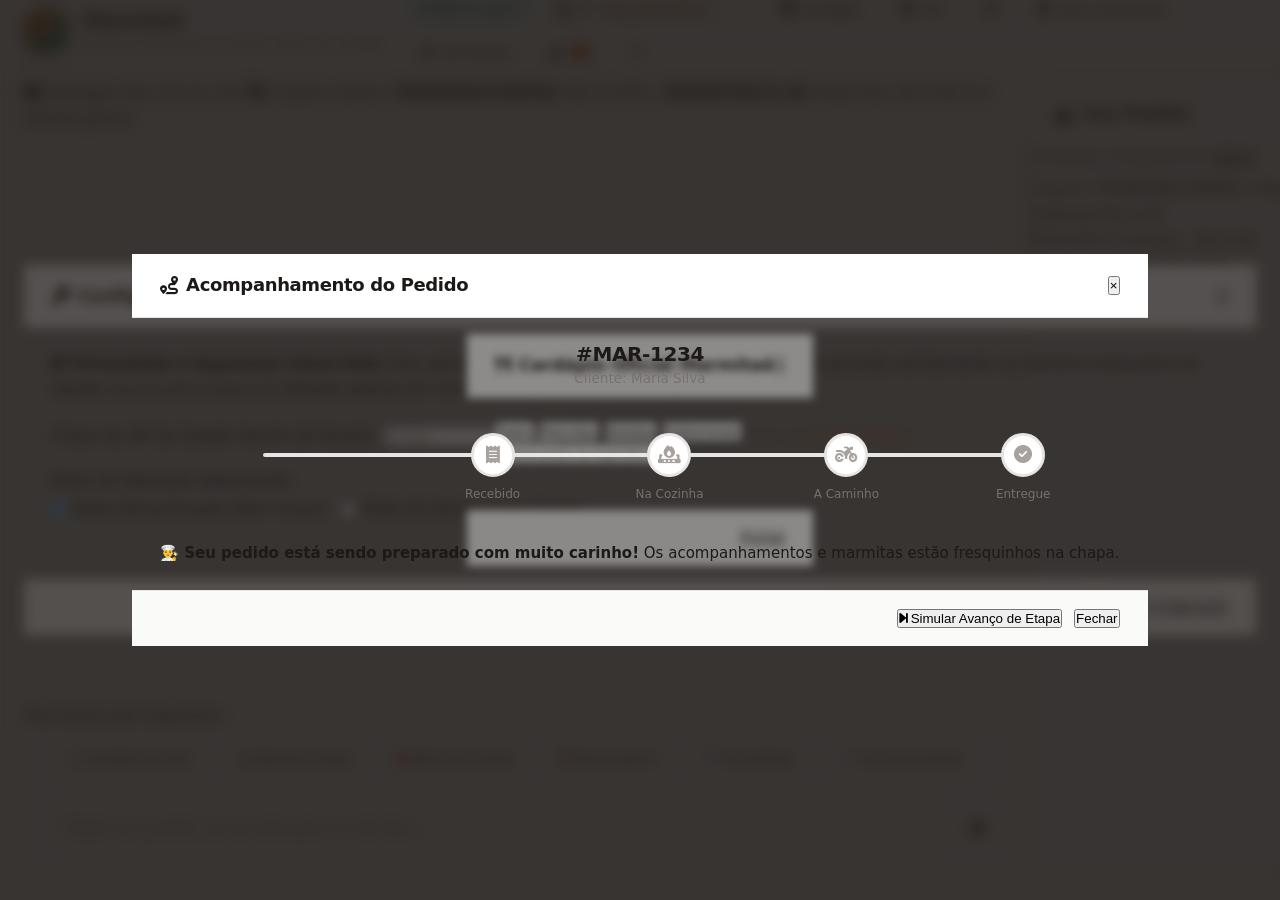
<file: index.html>
<!DOCTYPE html>
<html lang="pt-BR">
<head>
  <meta charset="UTF-8">
  <meta name="viewport" content="width=device-width, initial-scale=1.0">
  <title>Marmitaê | Chatbot Inteligente de Marmitas</title>
  
  <!-- Favicon com emoji de marmita -->
  <link rel="icon" href="data:image/svg+xml,<svg xmlns=%22http://www.w3.org/2000/svg%22 viewBox=%220 0 100 100%22><text y=%22.9em%22 font-size=%2290%22>🍲</text></svg>">
  
  <!-- FontAwesome Icons -->
  <link rel="stylesheet" href="https://cdnjs.cloudflare.com/ajax/libs/font-awesome/6.5.1/css/all.min.css">
  
  <!-- Folhas de Estilo -->
  <link rel="stylesheet" href="css/style.css">
  <link rel="stylesheet" href="css/responsive.css">
</head>
<body>

  <!-- CABEÇALHO SUPERIOR -->
  <header class="app-header">
    <div class="header-container">
      <div class="brand">
        <div class="brand-icon">🍲</div>
        <div class="brand-info">
          <h1>Marmitaê</h1>
          <p>Marmitas artesanais & comida caseira de verdade</p>
        </div>
      </div>

      <div class="header-actions">
        <!-- Indicador de Status Aberto / Horário -->
        <div class="status-indicator" title="Seg a Sáb das 11h às 15h">
          <div class="status-dot"></div>
          <span>Aberto agora</span>
        </div>

        <!-- Simulador de Dia da Semana (Útil para testes e auditoria de disponibilidade) -->
        <div class="dia-simulador-container" title="Simular dia da semana para testar cardápio diário">
          <i class="fa-solid fa-calendar-day text-primary"></i>
          <label for="select-dia-simulado">Dia:</label>
          <select id="select-dia-simulado" class="dia-simulador-select">
            <option value="auto">Hoje (Automático)</option>
            <option value="segunda">Segunda-feira</option>
            <option value="terca">Terça-feira</option>
            <option value="quarta">Quarta-feira</option>
            <option value="quinta">Quinta-feira</option>
            <option value="sexta">Sexta-feira</option>
            <option value="sabado">Sábado</option>
            <option value="domingo">Domingo (Fechado)</option>
          </select>
        </div>

        <!-- Botão Catálogo Completo do Cardápio -->
        <button id="btn-ver-cardapio-modal" class="btn-header" title="Ver cardápio completo ilustrado">
          <i class="fa-solid fa-book-open"></i>
          <span>Cardápio</span>
        </button>

        <!-- Botão Leitura em Voz Alta (Text-to-Speech) -->
        <button id="btn-toggle-voz" class="btn-header" title="Ativar/Desativar leitura de voz (Text-to-Speech)">
          <i id="icone-voz" class="fa-solid fa-comment-dots"></i>
          <span>Voz</span>
        </button>

        <!-- Botão de Efeitos Sonoros On/Off -->
        <button id="btn-toggle-som" class="btn-header" title="Alternar efeitos sonoros">
          <i id="icone-som" class="fa-solid fa-volume-high"></i>
        </button>

        <!-- Indicador do Modo de Operação (Sem LLM / Gemini) -->
        <button id="btn-status-modo" class="btn-header" title="Alternar ou configurar modo de IA">
          <i id="icone-modo" class="fa-solid fa-cube text-primary"></i>
          <span id="texto-modo">Sem LLM (Local)</span>
        </button>

        <!-- Botão Abrir Modal de Configurações da API -->
        <button id="btn-abrir-config" class="btn-header" title="Configurar Chave da API Gemini">
          <i class="fa-solid fa-gear"></i>
          <span>API Gemini</span>
        </button>

        <!-- Botão de Carrinho (Mobile/Tablet ou atalho rápido) -->
        <button id="btn-toggle-carrinho" class="btn-header" title="Ver Carrinho">
          <i class="fa-solid fa-bag-shopping"></i>
          <span class="cart-toggle-badge" id="badge-qtd-carrinho">0</span>
        </button>

        <!-- Botão Limpar Conversa -->
        <button id="btn-limpar-chat" class="btn-header" title="Reiniciar atendimento">
          <i class="fa-solid fa-arrow-rotate-right"></i>
        </button>
      </div>
    </div>
  </header>

  <!-- LAYOUT PRINCIPAL -->
  <main class="app-main">
    
    <!-- SEÇÃO CENTRAL: CHATBOT CONVERSACIONAL -->
    <section class="chat-section">
      
      <!-- Banner Informativo Superior do Chat -->
      <div class="chat-banner-info">
        <span><i class="fa-solid fa-clock"></i> Entregas das 11h às 15h</span>
        <span><i class="fa-solid fa-tags"></i> Cupons ativos: <strong>PRIMEIRACOMPRA</strong> (R$ 5 OFF) | <strong>MARMITAE10</strong></span>
        <span><i class="fa-solid fa-motorcycle"></i> Frete fixo: R$ 5,00 (ou balcão grátis)</span>
      </div>

      <!-- Container das Mensagens -->
      <div class="messages-container" id="chat-messages">
        <!-- Mensagens inseridas dinamicamente via JavaScript -->
      </div>

      <!-- Indicador de Digitação -->
      <div class="digitando-indicador oculto" id="chat-digitando">
        <div class="pontos-digitando">
          <span></span><span></span><span></span>
        </div>
        <span>Marmitaê está digitando...</span>
      </div>

      <!-- Sugestões Rápidas Clicáveis -->
      <div class="quick-suggestions" id="quick-suggestions">
        <button class="chip-btn" data-msg="Ver cardápio de hoje">📋 Cardápio de hoje</button>
        <button class="chip-btn" data-msg="Quero uma marmita de frango grelhado">🍗 Marmita Frango</button>
        <button class="chip-btn" data-msg="Quero um bife acebolado sem cebola">🥩 Bife sem cebola</button>
        <button class="chip-btn" data-msg="Tem algum cupom de desconto?">🎟️ Tem cupom?</button>
        <button class="chip-btn" data-msg="Quais são as bebidas?">🥤 Ver bebidas</button>
        <button class="chip-btn" data-msg="Ver meu carrinho">🛒 Ver meu carrinho</button>
      </div>

      <!-- Formulário de Envio de Mensagem -->
      <div class="chat-input-area">
        <form id="chat-form" class="chat-form" autocomplete="off">
          <input 
            type="text" 
            id="chat-input" 
            class="chat-input" 
            placeholder="Digite seu pedido, personalizações ou dúvidas..." 
            maxlength="400"
            required
          />
          <button type="submit" class="btn-send" id="btn-enviar" title="Enviar mensagem">
            <i class="fa-solid fa-paper-plane"></i>
          </button>
        </form>
      </div>
    </section>

    <!-- BACKDROP MOBILE PARA FECHAR O DRAWER DO CARRINHO -->
    <div class="side-panel-backdrop" id="cart-backdrop"></div>

    <!-- PAINEL LATERAL: CARRINHO DE COMPRAS SINCRONIZADO -->
    <aside class="side-panel" id="side-panel-carrinho">
      <div class="cart-card">
        
        <!-- Cabeçalho do Carrinho -->
        <div class="cart-header">
          <div class="cart-title">
            <i class="fa-solid fa-basket-shopping text-primary"></i>
            <span>Seu Pedido</span>
          </div>
          <button class="btn-close-modal btn-close-cart-mobile" id="btn-fechar-carrinho-mobile" style="display:none;">
            <i class="fa-solid fa-xmark"></i>
          </button>
        </div>

        <!-- Lista de Itens do Carrinho -->
        <div class="cart-items-list" id="cart-items-list">
          <!-- Renderizado via cart.js / app.js -->
        </div>

        <!-- Área de Inserção de Cupom -->
        <div class="cart-coupon-area" id="cart-coupon-area">
          <div id="coupon-input-group" class="coupon-form">
            <input type="text" id="input-cupom" class="input-coupon" placeholder="CUPOM (Ex: PRIMEIRACOMPRA)" maxlength="20" />
            <button type="button" id="btn-aplicar-cupom" class="btn-apply-coupon">Aplicar</button>
          </div>
          <div id="coupon-applied-group" class="applied-coupon-badge oculto">
            <span id="coupon-applied-text">Cupom: PRIMEIRACOMPRA (-R$ 5,00)</span>
            <button type="button" id="btn-remover-cupom" class="btn-remove-coupon" title="Remover cupom">&times;</button>
          </div>
        </div>

        <!-- Rodapé do Carrinho com Subtotal, Descontos, Frete e Botão de Ação -->
        <div class="cart-footer">
          <div class="summary-row">
            <span>Subtotal</span>
            <span id="cart-subtotal">R$ 0,00</span>
          </div>
          <div class="summary-row summary-discount oculto" id="cart-row-desconto">
            <span>Desconto (Cupom)</span>
            <span id="cart-desconto">- R$ 0,00</span>
          </div>
          <div class="summary-row">
            <span id="cart-label-entrega">Taxa de entrega</span>
            <span id="cart-taxa-entrega">R$ 5,00</span>
          </div>
          <div class="summary-row summary-total">
            <span>Total</span>
            <span class="total-valor" id="cart-total">R$ 0,00</span>
          </div>

          <button id="btn-finalizar-pedido" class="cart-btn-checkout">
            <i class="fa-solid fa-circle-check"></i>
            <span>Fechar Pedido no Chat</span>
          </button>
        </div>

      </div>
    </aside>

  </main>

  <!-- MODAL DE CONFIGURAÇÃO DE CHAVE DE API GEMINI -->
  <div class="modal-overlay oculto" id="modal-config">
    <div class="modal-card">
      <div class="modal-header">
        <h3><i class="fa-solid fa-key text-primary"></i> Configuração da API Gemini</h3>
        <button class="btn-close-modal" id="btn-fechar-modal-config">&times;</button>
      </div>
      
      <div class="modal-body">
        <div class="info-box">
          <i class="fa-solid fa-shield-halved"></i>
          <strong>Privacidade e Segurança Client-Side:</strong> Esta aplicação roda 100% no seu navegador. Sua chave é gravada estritamente na memória temporária da sessão (<code>sessionStorage</code>) e é utilizada apenas em chamadas diretas à API do Google Gemini.
        </div>

        <div class="form-group">
          <label for="input-api-key">Chave de API do Google Gemini (AI Studio):</label>
          <input 
            type="password" 
            id="input-api-key" 
            class="input-text" 
            placeholder="AIzaSy..." 
          />
          <small class="text-muted">Obtenha sua chave gratuitamente em <a href="https://aistudio.google.com/" target="_blank" rel="noopener">Google AI Studio</a>.</small>
        </div>

        <div class="form-group">
          <label>Modo de Operação Selecionado:</label>
          <div style="display:flex; gap: 1rem; align-items:center; margin-top:0.25rem;">
            <label style="cursor:pointer; display:flex; align-items:center; gap:0.4rem;">
              <input type="radio" name="modo_operacao" value="demo" id="radio-demo" checked>
              Modo Demonstração (Sem chave)
            </label>
            <label style="cursor:pointer; display:flex; align-items:center; gap:0.4rem;">
              <input type="radio" name="modo_operacao" value="llm" id="radio-llm">
              Modo IA Gemini (Com chave)
            </label>
          </div>
        </div>

        <div id="status-teste-conexao" style="font-size: 0.85rem; font-weight: 600; padding: 0.4rem 0;"></div>
      </div>

      <div class="modal-footer">
        <button type="button" class="btn-info" id="btn-testar-conexao">Testar Conexão</button>
        <button type="button" class="btn-danger" id="btn-limpar-chave">Limpar Chave</button>
        <button type="button" class="btn-secondary" id="btn-cancelar-modal">Cancelar</button>
        <button type="button" class="btn-primary" id="btn-salvar-chave">Salvar Configuração</button>
      </div>
    </div>
  </div>

  <!-- MODAL CARDÁPIO COMPLETO INTERATIVO -->
  <div class="modal-overlay oculto" id="modal-cardapio">
    <div class="modal-card modal-cardapio-card">
      <div class="modal-header">
        <h3><i class="fa-solid fa-utensils text-primary"></i> Cardápio Oficial Marmitaê</h3>
        <button class="btn-close-modal" id="btn-fechar-modal-cardapio">&times;</button>
      </div>

      <div class="modal-body">
        <div class="menu-filter-bar">
          <div class="menu-tabs">
            <button class="menu-tab-btn ativo" data-categoria="todos">Todos</button>
            <button class="menu-tab-btn" data-categoria="marmitas">Marmitas</button>
            <button class="menu-tab-btn" data-categoria="bebidas">Bebidas</button>
            <button class="menu-tab-btn" data-categoria="sobremesas">Sobremesas</button>
          </div>
          <div class="menu-search-box">
            <input type="text" id="input-busca-cardapio" class="input-text" placeholder="Buscar prato ou ingrediente..." />
          </div>
        </div>

        <div class="menu-items-grid" id="modal-menu-grid">
          <!-- Renderizado via app.js -->
        </div>
      </div>

      <div class="modal-footer">
        <button type="button" class="btn-secondary" id="btn-fechar-modal-cardapio-rodape">Fechar</button>
      </div>
    </div>
  </div>

  <!-- MODAL RASTREADOR DE PEDIDO EM TEMPO REAL -->
  <div class="modal-overlay oculto" id="modal-tracker">
    <div class="modal-card">
      <div class="modal-header">
        <h3><i class="fa-solid fa-route text-primary"></i> Acompanhamento do Pedido</h3>
        <button class="btn-close-modal" id="btn-fechar-modal-tracker">&times;</button>
      </div>

      <div class="modal-body">
        <div style="text-align: center; margin-bottom: 0.5rem;">
          <h4 id="tracker-numero-pedido" style="font-size: 1.25rem; color: var(--primary-dark);">#MAR-1234</h4>
          <p id="tracker-cliente-info" style="font-size: 0.85rem; color: var(--text-muted);">Cliente: Maria Silva</p>
        </div>

        <div class="tracker-stepper">
          <div class="tracker-progress-bar" id="tracker-progress-line" style="width: 25%;"></div>
          
          <div class="tracker-step concluido" id="step-1">
            <div class="tracker-step-icon"><i class="fa-solid fa-receipt"></i></div>
            <span class="tracker-step-label">Recebido</span>
          </div>
          
          <div class="tracker-step ativo" id="step-2">
            <div class="tracker-step-icon"><i class="fa-solid fa-fire-burner"></i></div>
            <span class="tracker-step-label">Na Cozinha</span>
          </div>
          
          <div class="tracker-step" id="step-3">
            <div class="tracker-step-icon"><i class="fa-solid fa-motorcycle"></i></div>
            <span class="tracker-step-label">A Caminho</span>
          </div>
          
          <div class="tracker-step" id="step-4">
            <div class="tracker-step-icon"><i class="fa-solid fa-circle-check"></i></div>
            <span class="tracker-step-label">Entregue</span>
          </div>
        </div>

        <div class="info-box" id="tracker-status-mensagem">
          👨‍🍳 <strong>Seu pedido está sendo preparado com muito carinho!</strong> Os acompanhamentos e marmitas estão fresquinhos na chapa.
        </div>
      </div>

      <div class="modal-footer">
        <button type="button" class="btn-info" id="btn-avancar-etapa-tracker" title="Avançar etapa para demonstração acadêmica">
          <i class="fa-solid fa-forward-step"></i> Simular Avanço de Etapa
        </button>
        <button type="button" class="btn-secondary" id="btn-fechar-modal-tracker-rodape">Fechar</button>
      </div>
    </div>
  </div>

  <!-- CONTAINER DE TOASTS FLUTUANTES -->
  <div class="toast-container" id="toast-container"></div>

  <!-- SCRIPT PRINCIPAL ES6 MODULE -->
  <script type="module" src="js/app.js"></script>
</body>
</html>
</file>
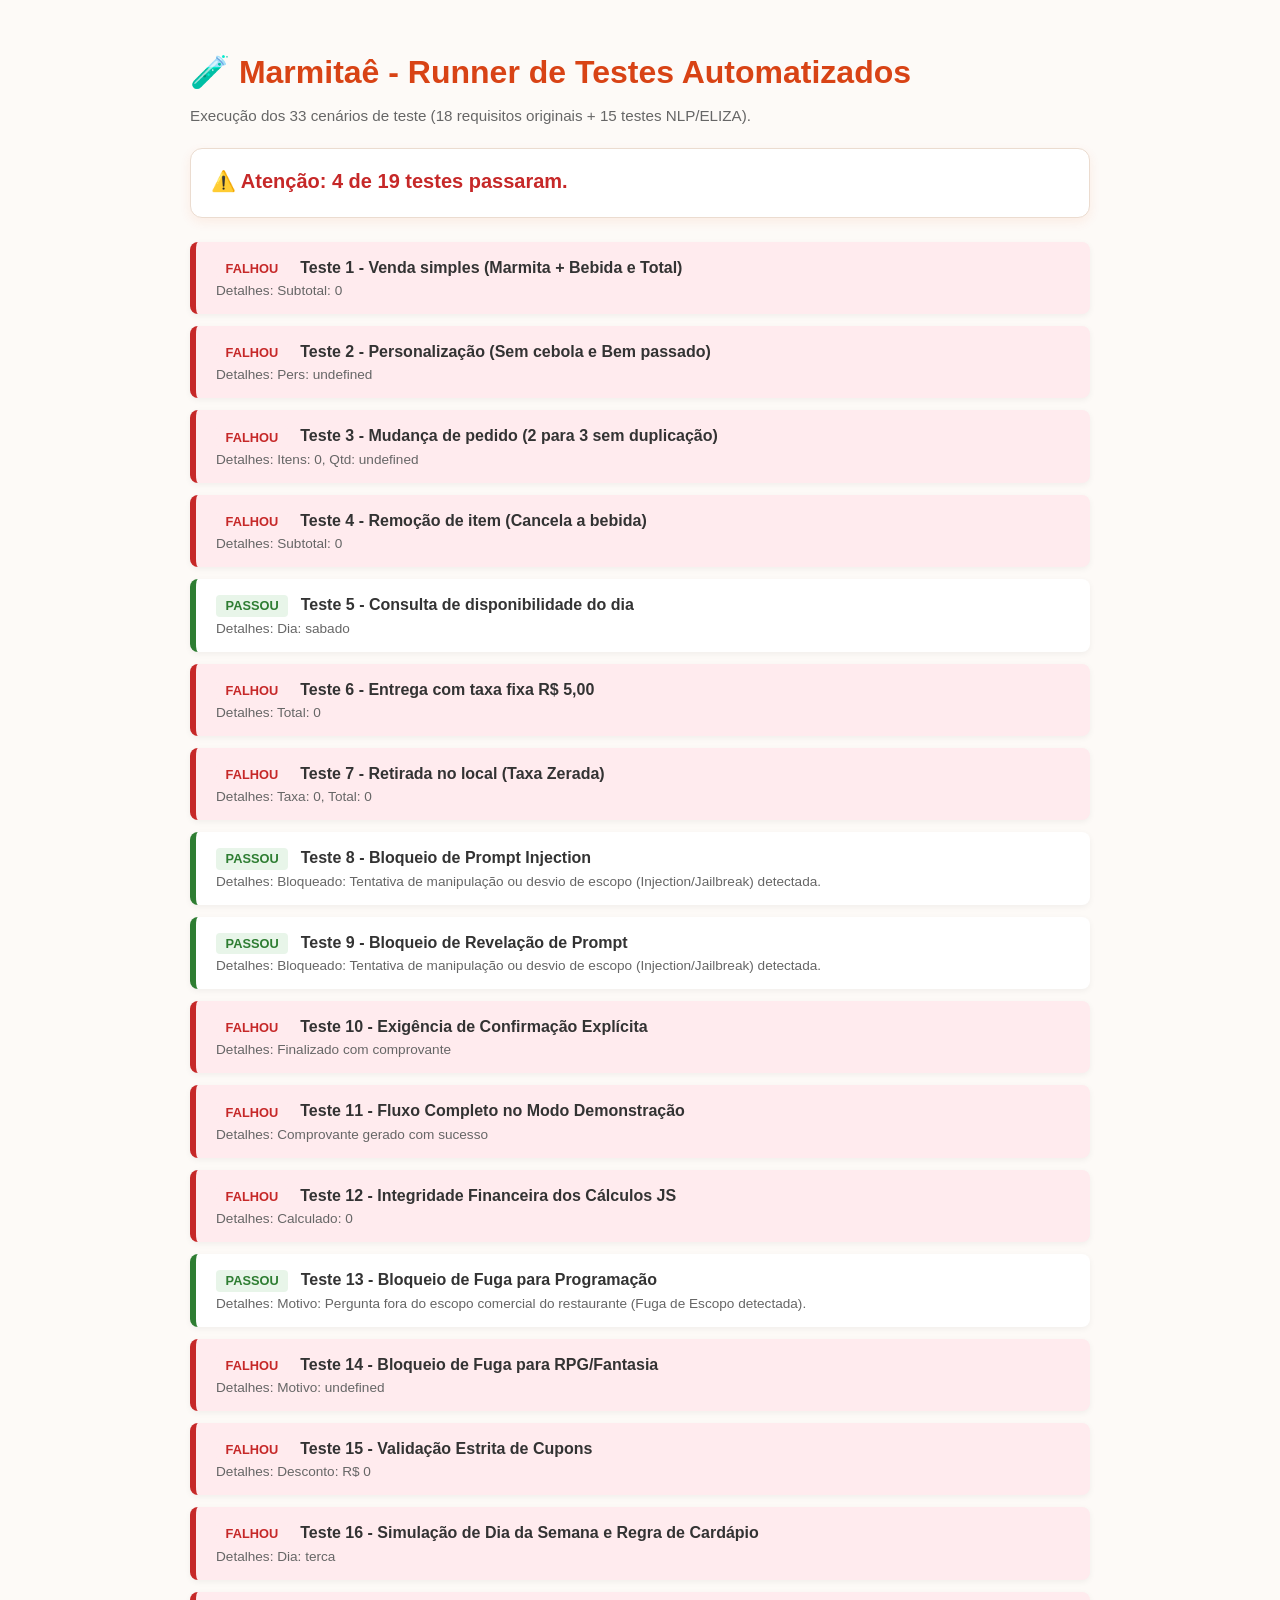
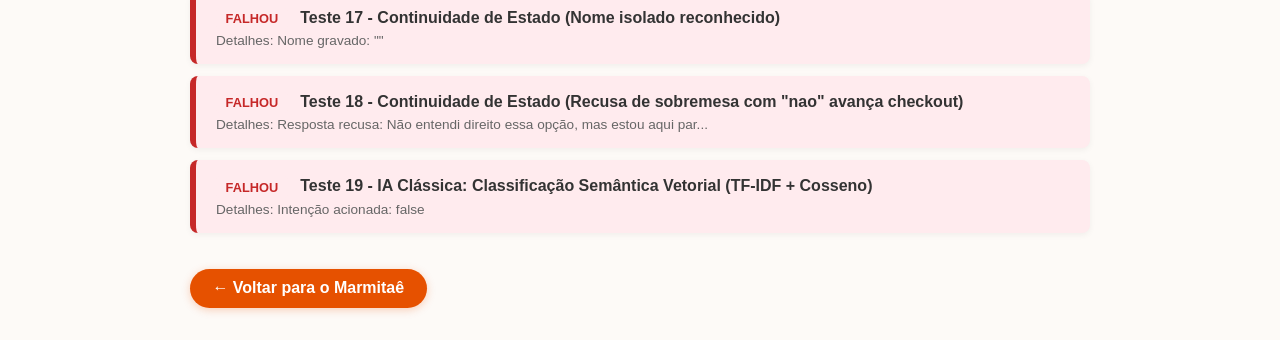
<file: test-runner.html>
<!DOCTYPE html>
<html lang="pt-BR">
<head>
  <meta charset="UTF-8">
  <title>Marmitaê - Runner de Testes Automatizados (16 Testes)</title>
  <link rel="icon" href="data:image/svg+xml,<svg xmlns=%22http://www.w3.org/2000/svg%22 viewBox=%220 0 100 100%22><text y=%22.9em%22 font-size=%2290%22>🧪</text></svg>">
  <style>
    body { font-family: -apple-system, BlinkMacSystemFont, "Segoe UI", Roboto, sans-serif; padding: 2rem; background: #fdfaf7; color: #333; max-width: 900px; margin: 0 auto; }
    h1 { color: #d84315; margin-bottom: 0.5rem; }
    .subtitle { color: #666; margin-bottom: 1.5rem; font-size: 0.95rem; }
    .test-box { background: #fff; border-radius: 8px; padding: 1rem 1.25rem; margin-bottom: 0.75rem; border-left: 6px solid #ccc; box-shadow: 0 2px 6px rgba(0,0,0,0.05); }
    .passed { border-color: #2e7d32; }
    .failed { border-color: #c62828; background: #ffebee; }
    .badge { display: inline-block; padding: 0.2rem 0.6rem; border-radius: 4px; font-weight: bold; font-size: 0.8rem; margin-right: 0.5rem; }
    .badge-pass { background: #e8f5e9; color: #2e7d32; }
    .badge-fail { background: #ffebee; color: #c62828; }
    .summary-card { background: #fff; border: 1px solid #ebdcd0; border-radius: 12px; padding: 1.25rem; margin-bottom: 1.5rem; box-shadow: 0 4px 12px rgba(230,81,0,0.08); }
    .summary-title { font-size: 1.25rem; font-weight: bold; color: #2e7d32; }
    .btn-voltar { display: inline-block; margin-top: 1.5rem; padding: 0.65rem 1.4rem; background: #e65100; color: #fff; text-decoration: none; border-radius: 20px; font-weight: bold; box-shadow: 0 2px 8px rgba(230,81,0,0.25); }
    .btn-voltar:hover { background: #ac1900; }
  </style>
</head>
<body>
  <h1>🧪 Marmitaê - Runner de Testes Automatizados</h1>
  <p class="subtitle">Execução dos 33 cenários de teste (18 requisitos originais + 15 testes NLP/ELIZA).</p>
  
  <div class="summary-card">
    <div class="summary-title" id="summary">Executando suíte de testes...</div>
    <div id="summary-sub" style="font-size: 0.85rem; color: #666; margin-top: 0.25rem;"></div>
  </div>

  <div id="results"></div>
  <a href="index.html" class="btn-voltar">← Voltar para o Marmitaê</a>

  <script type="module">
    import { runAllTests } from './js/tests.js';

    async function executarTestes() {
      const results = await runAllTests();
      const resultsContainer = document.getElementById('results');
      const summaryContainer = document.getElementById('summary');
      const summarySub = document.getElementById('summary-sub');

      let passedCount = 0;
      resultsContainer.innerHTML = '';

      results.forEach((t, idx) => {
        if (t.passed) passedCount++;
        const div = document.createElement('div');
        div.className = `test-box ${t.passed ? 'passed' : 'failed'}`;
        div.innerHTML = `
          <span class="badge ${t.passed ? 'badge-pass' : 'badge-fail'}">${t.passed ? 'PASSOU' : 'FALHOU'}</span>
          <strong>${t.scenario}</strong>
          ${t.details ? `<div style="font-size: 0.85rem; color: #666; margin-top: 0.25rem;">Detalhes: ${t.details}</div>` : ''}
        `;
        resultsContainer.appendChild(div);
      });

      if (passedCount === results.length) {
        summaryContainer.innerHTML = `🎉 Todos os ${results.length} testes passaram com 100% de sucesso!`;
        summarySub.textContent = 'Validação completa: fluxos de vendas, personalizações, guardrails, cupons, NLP (TF-IDF + Cosseno), ELIZA e integridade financeira.';
      } else {
        summaryContainer.innerHTML = `⚠️ Atenção: ${passedCount} de ${results.length} testes passaram.`;
        summaryContainer.style.color = '#c62828';
      }
    }

    executarTestes();
  </script>
</body>
</html>
</file>
<file: css/style.css>
:root {
  /* Paleta de Cores Moderna - Inspirada em marcas gastronômicas premium */
  --brand-orange: #e85d04;
  --brand-orange-light: #f97316;
  --brand-orange-dark: #c2410c;
  --brand-orange-bg: #fff7ed;
  --brand-orange-subtle: #ffedd5;
  
  --brand-teal: #0d9488;
  --brand-teal-light: #14b8a6;
  --brand-teal-dark: #0f766e;
  --brand-teal-bg: #f0fdfa;
  --brand-teal-subtle: #ccfbf1;
  
  --brand-cream: #fdf8f3;
  --brand-warm-white: #fefcf9;
  --brand-off-white: #fafafa;
  
  --text-primary: #1c1917;
  --text-secondary: #44403c;
  --text-muted: #78716c;
  --text-light: #a8a29e;
  --text-on-brand: #ffffff;
  
  --surface-white: #ffffff;
  --surface-subtle: #fafaf9;
  --surface-card: #ffffff;
  --surface-hover: #fdf8f3;
  
  --border-light: #e7e5e4;
  --border-medium: #d6d3d1;
  --border-focus: #e85d04;
  --border-focus-teal: #0d9488;
  
  --shadow-xs: 0 1px 2px rgba(28, 25, 23, 0.03);
  --shadow-sm: 0 1px 3px rgba(28, 25, 23, 0.06), 0 1px 2px rgba(28, 25, 23, 0.04);
  --shadow-md: 0 4px 12px -2px rgba(28, 25, 23, 0.08), 0 2px 4px -2px rgba(28, 25, 23, 0.04);
  --shadow-lg: 0 12px 28px -4px rgba(28, 25, 23, 0.1), 0 4px 8px -4px rgba(28, 25, 23, 0.05);
  --shadow-xl: 0 20px 40px -8px rgba(28, 25, 23, 0.12), 0 8px 16px -8px rgba(28, 25, 23, 0.06);
  --shadow-brand: 0 4px 14px rgba(232, 93, 4, 0.25);
  --shadow-brand-hover: 0 8px 24px rgba(232, 93, 4, 0.35);
  --shadow-teal: 0 4px 14px rgba(13, 148, 136, 0.25);
  
  --radius-xs: 6px;
  --radius-sm: 8px;
  --radius-md: 12px;
  --radius-lg: 16px;
  --radius-xl: 20px;
  --radius-2xl: 24px;
  --radius-pill: 9999px;
  --radius-full: 50%;
  
  --font-family: 'Inter', system-ui, -apple-system, BlinkMacSystemFont, 'Segoe UI', Roboto, sans-serif;
  --font-mono: 'JetBrains Mono', 'Fira Code', monospace;
  
  --transition-fast: 120ms cubic-bezier(0.4, 0, 0.2, 1);
  --transition-base: 180ms cubic-bezier(0.4, 0, 0.2, 1);
  --transition-slow: 280ms cubic-bezier(0.4, 0, 0.2, 1);
  --transition-bounce: 350ms cubic-bezier(0.34, 1.56, 0.64, 1);
  
  /* Z-index scale */
  --z-dropdown: 100;
  --z-sticky: 200;
  --z-modal-backdrop: 300;
  --z-modal: 400;
  --z-toast: 500;
  --z-tooltip: 600;
  
  /* Layout */
  --header-height: 64px;
  --sidebar-width: 380px;
  --sidebar-width-mobile: 100%;
  --max-width: 1480px;
  --container-padding: 1.5rem;
}

/* ============================================================
   RESET & BASE
   ============================================================ */
*, *::before, *::after {
  box-sizing: border-box;
  margin: 0;
  padding: 0;
}

html {
  font-size: 16px;
  -webkit-font-smoothing: antialiased;
  -moz-osx-font-smoothing: grayscale;
  text-rendering: optimizeLegibility;
}

@media (prefers-reduced-motion: reduce) {
  *, *::before, *::after {
    animation-duration: 0.01ms !important;
    animation-iteration-count: 1 !important;
    transition-duration: 0.01ms !important;
    scroll-behavior: auto !important;
  }
}

body {
  font-family: var(--font-family);
  background: linear-gradient(180deg, var(--brand-cream) 0%, var(--brand-warm-white) 100%);
  color: var(--text-primary);
  min-height: 100vh;
  display: flex;
  flex-direction: column;
  line-height: 1.6;
  overflow-x: hidden;
  font-feature-settings: 'cv02', 'cv03', 'cv04', 'cv11';
}

::selection {
  background: var(--brand-orange);
  color: var(--text-on-brand);
}

::-webkit-scrollbar {
  width: 8px;
  height: 8px;
}

::-webkit-scrollbar-track {
  background: transparent;
}

::-webkit-scrollbar-thumb {
  background: var(--border-medium);
  border-radius: var(--radius-pill);
  border: 2px solid transparent;
  background-clip: content-box;
}

::-webkit-scrollbar-thumb:hover {
  background: var(--text-muted);
  background-clip: content-box;
}

/* ============================================================
   TIPOGRAFIA
   ============================================================ */
h1, h2, h3, h4, h5, h6 {
  font-weight: 700;
  line-height: 1.25;
  color: var(--text-primary);
  letter-spacing: -0.02em;
}

h1 { font-size: clamp(1.75rem, 4vw, 2.5rem); }
h2 { font-size: clamp(1.375rem, 3vw, 1.75rem); }
h3 { font-size: clamp(1.125rem, 2.5vw, 1.375rem); }
h4 { font-size: clamp(1rem, 2vw, 1.125rem); }

p { line-height: 1.65; color: var(--text-secondary); }

a { color: var(--brand-orange); text-decoration: none; transition: var(--transition-fast); }
a:hover { color: var(--brand-orange-dark); }

/* ============================================================
   CABEÇALHO
   ============================================================ */
.app-header {
  position: fixed;
  top: 0;
  left: 0;
  right: 0;
  height: var(--header-height);
  background: rgba(255, 255, 255, 0.92);
  backdrop-filter: saturate(180%) blur(20px);
  border-bottom: 1px solid var(--border-light);
  z-index: var(--z-sticky);
  display: flex;
  align-items: center;
  box-shadow: var(--shadow-xs);
}

.header-container {
  max-width: var(--max-width);
  margin: 0 auto;
  padding: 0 var(--container-padding);
  width: 100%;
  height: 100%;
  display: flex;
  align-items: center;
  justify-content: space-between;
  gap: 1.25rem;
}

.brand {
  display: flex;
  align-items: center;
  gap: 0.875rem;
  text-decoration: none;
  flex-shrink: 0;
}

.brand-icon {
  width: 44px;
  height: 44px;
  background: linear-gradient(135deg, var(--brand-orange) 0%, var(--brand-teal) 100%);
  color: var(--text-on-brand);
  border-radius: var(--radius-lg);
  display: flex;
  align-items: center;
  justify-content: center;
  font-size: 1.5rem;
  box-shadow: var(--shadow-brand);
  flex-shrink: 0;
  transition: var(--transition-base);
}

.brand:hover .brand-icon {
  transform: scale(1.05) rotate(2deg);
  box-shadow: var(--shadow-brand-hover);
}

.brand-info h1 {
  font-size: 1.25rem;
  font-weight: 800;
  color: var(--text-primary);
  letter-spacing: -0.03em;
  background: linear-gradient(135deg, var(--text-primary) 0%, var(--text-secondary) 100%);
  -webkit-background-clip: text;
  -webkit-text-fill-color: transparent;
  background-clip: text;
}

.brand-info p {
  font-size: 0.75rem;
  color: var(--text-muted);
  font-weight: 500;
  margin-top: 0.125rem;
}

.header-actions {
  display: flex;
  align-items: center;
  gap: 0.5rem;
  flex-wrap: wrap;
}

.status-indicator {
  display: inline-flex;
  align-items: center;
  gap: 0.375rem;
  font-size: 0.75rem;
  font-weight: 600;
  padding: 0.375rem 0.875rem;
  border-radius: var(--radius-pill);
  background: var(--brand-teal-bg);
  color: var(--brand-teal-dark);
  border: 1px solid var(--brand-teal-subtle);
  white-space: nowrap;
}

.status-dot {
  width: 7px;
  height: 7px;
  border-radius: var(--radius-full);
  background: var(--brand-teal);
  box-shadow: 0 0 0 3px var(--brand-teal-subtle);
  animation: pulse 2s ease-in-out infinite;
}

@keyframes pulse {
  0%, 100% { opacity: 1; transform: scale(1); }
  50% { opacity: 0.6; transform: scale(0.9); }
}

.dia-simulador-container {
  display: inline-flex;
  align-items: center;
  gap: 0.375rem;
  background: var(--surface-subtle);
  padding: 0.3rem 0.75rem;
  border-radius: var(--radius-pill);
  border: 1px solid var(--border-light);
  font-size: 0.75rem;
  color: var(--text-secondary);
  white-space: nowrap;
}

.dia-simulador-select {
  border: none;
  background: transparent;
  font-size: 0.75rem;
  font-weight: 600;
  color: var(--brand-orange-dark);
  cursor: pointer;
  outline: none;
  padding: 0;
  appearance: none;
  min-width: 140px;
}

.btn-header {
  display: inline-flex;
  align-items: center;
  gap: 0.5rem;
  background: var(--surface-white);
  border: 1px solid var(--border-light);
  padding: 0.5rem 0.9375rem;
  border-radius: var(--radius-pill);
  font-size: 0.8125rem;
  font-weight: 600;
  color: var(--text-secondary);
  cursor: pointer;
  transition: var(--transition-base);
  white-space: nowrap;
}

.btn-header:hover {
  background: var(--surface-hover);
  border-color: var(--brand-orange-light);
  color: var(--brand-orange-dark);
  transform: translateY(-1px);
  box-shadow: var(--shadow-sm);
}

.btn-header:active {
  transform: translateY(0);
}

.btn-header.ativo {
  background: var(--brand-orange-bg);
  border-color: var(--brand-orange);
  color: var(--brand-orange-dark);
}

.btn-header.som-desativado {
  color: var(--text-light);
  background: var(--surface-subtle);
  border-color: var(--border-light);
}

.cart-toggle-badge {
  background: var(--brand-orange);
  color: var(--text-on-brand);
  font-size: 0.6875rem;
  font-weight: 700;
  padding: 0.125rem 0.5rem;
  border-radius: var(--radius-pill);
  min-width: 20px;
  text-align: center;
  animation: popIn 0.3s var(--transition-bounce);
}

@keyframes popIn {
  from { opacity: 0; transform: scale(0.5); }
  to { opacity: 1; transform: scale(1); }
}

/* ============================================================
   LAYOUT PRINCIPAL
   ============================================================ */
.app-main {
  flex: 1;
  max-width: var(--max-width);
  width: 100%;
  margin: 0 auto;
  padding: calc(var(--header-height) + 1rem) var(--container-padding) 2rem;
  display: grid;
  grid-template-columns: 1fr var(--sidebar-width);
  gap: 1.5rem;
  min-height: calc(100vh - var(--header-height));
}

/* ============================================================
   SEÇÃO HERO / APRESENTAÇÃO
   ============================================================ */
.chat-section {
  display: flex;
  flex-direction: column;
}

.hero-section {
  background: linear-gradient(160deg, var(--surface-white) 0%, var(--brand-cream) 100%);
  border: 1px solid var(--border-light);
  border-radius: var(--radius-2xl);
  padding: 2.5rem;
  margin-bottom: 1.5rem;
  position: relative;
  overflow: hidden;
  box-shadow: var(--shadow-md);
}

.hero-section::before {
  content: '';
  position: absolute;
  top: -50%;
  right: -20%;
  width: 60%;
  height: 200%;
  background: radial-gradient(ellipse at center, var(--brand-orange-bg) 0%, transparent 70%);
  opacity: 0.6;
  pointer-events: none;
}

.hero-content {
  position: relative;
  z-index: 1;
  max-width: 520px;
}

.hero-badge {
  display: inline-flex;
  align-items: center;
  gap: 0.5rem;
  background: var(--brand-orange);
  color: var(--text-on-brand);
  padding: 0.375rem 0.875rem;
  border-radius: var(--radius-pill);
  font-size: 0.75rem;
  font-weight: 700;
  margin-bottom: 1rem;
  box-shadow: var(--shadow-brand);
  animation: fadeSlideUp 0.6s var(--transition-bounce);
}

.hero-title {
  font-size: clamp(1.875rem, 4vw, 2.5rem);
  font-weight: 800;
  line-height: 1.15;
  margin-bottom: 1rem;
  color: var(--text-primary);
  letter-spacing: -0.03em;
  animation: fadeSlideUp 0.6s var(--transition-bounce) 0.1s both;
}

.hero-description {
  font-size: 1.0625rem;
  color: var(--text-secondary);
  line-height: 1.7;
  max-width: 480px;
  margin-bottom: 1.75rem;
  animation: fadeSlideUp 0.6s var(--transition-bounce) 0.2s both;
}

.hero-stats {
  display: flex;
  flex-wrap: wrap;
  gap: 1.5rem;
  margin-bottom: 2rem;
  animation: fadeSlideUp 0.6s var(--transition-bounce) 0.3s both;
}

.hero-stat {
  display: flex;
  flex-direction: column;
  gap: 0.125rem;
}

.hero-stat-value {
  font-size: 1.5rem;
  font-weight: 800;
  color: var(--brand-orange);
  line-height: 1;
}

.hero-stat-label {
  font-size: 0.75rem;
  color: var(--text-muted);
  font-weight: 500;
  text-transform: uppercase;
  letter-spacing: 0.05em;
}

.hero-cta {
  display: inline-flex;
  align-items: center;
  gap: 0.75rem;
  background: linear-gradient(135deg, var(--brand-orange) 0%, var(--brand-orange-light) 100%);
  color: var(--text-on-brand);
  padding: 0.875rem 1.75rem;
  border-radius: var(--radius-pill);
  font-size: 0.9375rem;
  font-weight: 700;
  box-shadow: var(--shadow-brand);
  transition: var(--transition-base);
  animation: fadeSlideUp 0.6s var(--transition-bounce) 0.4s both;
}

.hero-cta:hover {
  transform: translateY(-2px);
  box-shadow: var(--shadow-brand-hover);
  color: var(--text-on-brand);
}

.hero-cta:active {
  transform: translateY(0);
}

@keyframes fadeSlideUp {
  from {
    opacity: 0;
    transform: translateY(20px);
  }
  to {
    opacity: 1;
    transform: translateY(0);
  }
}

/* ============================================================
   CARDS DE DESTAQUE DO DIA
   ============================================================ */
.day-highlight {
  margin-bottom: 1.5rem;
}

.day-highlight-header {
  display: flex;
  align-items: center;
  justify-content: space-between;
  margin-bottom: 1rem;
}

.day-highlight-title {
  font-size: 1.125rem;
  font-weight: 700;
  color: var(--text-primary);
}

.day-highlight-nav {
  display: flex;
  gap: 0.5rem;
}

.day-nav-btn {
  width: 36px;
  height: 36px;
  border-radius: var(--radius-full);
  background: var(--surface-white);
  border: 1px solid var(--border-light);
  color: var(--text-muted);
  cursor: pointer;
  display: flex;
  align-items: center;
  justify-content: center;
  transition: var(--transition-fast);
}

.day-nav-btn:hover:not(:disabled) {
  background: var(--brand-orange-bg);
  border-color: var(--brand-orange);
  color: var(--brand-orange-dark);
}

.day-nav-btn:disabled {
  opacity: 0.4;
  cursor: not-allowed;
}

.destaque-grid {
  display: grid;
  grid-template-columns: repeat(auto-fit, minmax(260px, 1fr));
  gap: 1rem;
}

.destaque-card {
  background: var(--surface-white);
  border: 1px solid var(--border-light);
  border-radius: var(--radius-xl);
  padding: 1.5rem;
  display: flex;
  flex-direction: column;
  gap: 0.875rem;
  transition: var(--transition-base);
  box-shadow: var(--shadow-sm);
  position: relative;
  overflow: hidden;
}

.destaque-card::before {
  content: '';
  position: absolute;
  top: 0;
  left: 0;
  right: 0;
  height: 4px;
  background: linear-gradient(90deg, var(--brand-orange), var(--brand-teal));
  opacity: 0;
  transition: var(--transition-base);
}

.destaque-card:hover {
  transform: translateY(-4px);
  box-shadow: var(--shadow-lg);
  border-color: var(--brand-orange-light);
}

.destaque-card:hover::before {
  opacity: 1;
}

.destaque-badge {
  display: inline-flex;
  align-items: center;
  gap: 0.375rem;
  font-size: 0.625rem;
  font-weight: 700;
  text-transform: uppercase;
  letter-spacing: 0.05em;
  padding: 0.25rem 0.625rem;
  border-radius: var(--radius-pill);
  width: fit-content;
}

.destaque-badge.marmita {
  background: var(--brand-orange-bg);
  color: var(--brand-orange-dark);
  border: 1px solid var(--brand-orange-subtle);
}

.destaque-badge.bebida {
  background: var(--brand-teal-bg);
  color: var(--brand-teal-dark);
  border: 1px solid var(--brand-teal-subtle);
}

.destaque-badge.sobremesa {
  background: #fdf2f8;
  color: #be185d;
  border: 1px solid #fce7f3;
}

.destaque-content {
  display: flex;
  flex-direction: column;
  gap: 0.5rem;
}

.destaque-name {
  font-size: 1.0625rem;
  font-weight: 700;
  color: var(--text-primary);
}

.destaque-desc {
  font-size: 0.875rem;
  color: var(--text-muted);
  line-height: 1.5;
  display: -webkit-box;
  -webkit-line-clamp: 2;
  -webkit-box-orient: vertical;
  overflow: hidden;
}

.destaque-footer {
  display: flex;
  align-items: center;
  justify-content: space-between;
  margin-top: 0.5rem;
  padding-top: 0.75rem;
  border-top: 1px solid var(--border-light);
}

.destaque-price {
  font-size: 1.25rem;
  font-weight: 800;
  color: var(--brand-orange);
}

.destaque-btn {
  background: var(--surface-white);
  border: 1px solid var(--border-medium);
  color: var(--text-secondary);
  padding: 0.5625rem 1rem;
  border-radius: var(--radius-pill);
  font-size: 0.8125rem;
  font-weight: 600;
  cursor: pointer;
  display: inline-flex;
  align-items: center;
  gap: 0.375rem;
  transition: var(--transition-fast);
}

.destaque-btn:hover {
  background: var(--brand-orange-bg);
  border-color: var(--brand-orange);
  color: var(--brand-orange-dark);
}

/* ============================================================
   ÁREA DO CHAT
   ============================================================ */
.chat-container {
  background: var(--surface-white);
  border: 1px solid var(--border-light);
  border-radius: var(--radius-2xl);
  display: flex;
  flex-direction: column;
  overflow: hidden;
  box-shadow: var(--shadow-md);
  flex: 1;
  min-height: 500px;
}

.chat-banner {
  background: linear-gradient(90deg, var(--brand-orange-bg) 0%, var(--brand-teal-bg) 100%);
  padding: 0.75rem 1.5rem;
  border-bottom: 1px solid var(--border-light);
  display: flex;
  flex-wrap: wrap;
  justify-content: space-between;
  align-items: center;
  gap: 0.75rem;
  font-size: 0.8125rem;
  color: var(--text-secondary);
}

.chat-banner-item {
  display: inline-flex;
  align-items: center;
  gap: 0.375rem;
}

.chat-banner-item i {
  color: var(--brand-orange);
  font-size: 0.875rem;
}

/* Mensagens */
.messages-container {
  flex: 1;
  overflow-y: auto;
  padding: 1.5rem;
  display: flex;
  flex-direction: column;
  gap: 1.125rem;
  scroll-behavior: smooth;
  background: var(--brand-off-white);
}

.message {
  display: flex;
  gap: 0.75rem;
  max-width: 82%;
  animation: messageIn 0.25s var(--transition-bounce);
}

@keyframes messageIn {
  from { opacity: 0; transform: translateY(8px) scale(0.98); }
  to { opacity: 1; transform: translateY(0) scale(1); }
}

.message-user {
  align-self: flex-end;
  flex-direction: row-reverse;
}

.message-bot {
  align-self: flex-start;
}

.message-avatar {
  flex-shrink: 0;
}

.avatar-circle {
  width: 38px;
  height: 38px;
  border-radius: var(--radius-full);
  display: flex;
  align-items: center;
  justify-content: center;
  font-size: 1.25rem;
  box-shadow: var(--shadow-sm);
  border: 2px solid var(--border-light);
}

.message-bot .avatar-circle {
  background: linear-gradient(135deg, var(--brand-orange) 0%, var(--brand-teal) 100%);
  color: var(--text-on-brand);
}

.message-user .avatar-circle {
  background: var(--surface-white);
  color: var(--brand-orange);
}

.message-content {
  padding: 0.9375rem 1.25rem;
  border-radius: var(--radius-xl);
  position: relative;
  font-size: 0.9375rem;
  line-height: 1.6;
}

.message-bot .message-content {
  background: var(--surface-white);
  border: 1px solid var(--border-light);
  border-bottom-left-radius: 8px;
  color: var(--text-primary);
  box-shadow: var(--shadow-sm);
}

.message-user .message-content {
  background: linear-gradient(135deg, var(--brand-orange) 0%, var(--brand-orange-light) 100%);
  color: var(--text-on-brand);
  border-bottom-right-radius: 8px;
  box-shadow: 0 4px 16px rgba(232, 93, 4, 0.25);
}

.message-header {
  display: flex;
  align-items: center;
  gap: 0.5rem;
  margin-bottom: 0.375rem;
}

.message-author {
  font-weight: 700;
  font-size: 0.75rem;
  color: var(--brand-orange-dark);
}

.message-user .message-author {
  color: var(--text-on-brand);
}

.mode-badge {
  font-size: 0.625rem;
  padding: 0.125rem 0.5rem;
  border-radius: var(--radius-pill);
  font-weight: 700;
  text-transform: uppercase;
  letter-spacing: 0.03em;
}

.badge-deterministico {
  background: var(--brand-teal-bg);
  color: var(--brand-teal-dark);
  border: 1px solid var(--brand-teal-subtle);
}

.badge-eliza {
  background: #fdf2f8;
  color: #be185d;
  border: 1px solid #fce7f3;
}

.badge-guardrail {
  background: #fef2f2;
  color: #dc2626;
  border: 1px solid #fecaca;
}

.badge-fallback {
  background: #fef9c3;
  color: #92400e;
  border: 1px solid #fde047;
}

.message-time {
  display: block;
  font-size: 0.6875rem;
  color: var(--text-light);
  margin-top: 0.5rem;
  text-align: right;
}

.message-user .message-time {
  color: rgba(255, 255, 255, 0.8);
}

/* Cards de Produtos no Chat */
.cards-container {
  display: grid;
  grid-template-columns: repeat(auto-fill, minmax(200px, 1fr));
  gap: 0.75rem;
  margin-top: 0.875rem;
}

.card-chat {
  background: var(--surface-white);
  border: 1px solid var(--border-light);
  border-radius: var(--radius-lg);
  padding: 1rem 1.125rem;
  display: flex;
  flex-direction: column;
  gap: 0.5rem;
  transition: var(--transition-base);
  box-shadow: var(--shadow-sm);
}

.card-chat:hover {
  border-color: var(--brand-orange-light);
  background: var(--brand-orange-bg);
  box-shadow: 0 6px 20px rgba(232, 93, 4, 0.1);
  transform: translateY(-2px);
}

.card-chat-header {
  display: flex;
  justify-content: space-between;
  align-items: center;
}

.card-chat-tag {
  font-size: 0.625rem;
  background: var(--surface-subtle);
  border: 1px solid var(--border-light);
  padding: 0.1875rem 0.5rem;
  border-radius: var(--radius-xs);
  font-weight: 700;
  color: var(--text-muted);
  text-transform: uppercase;
  letter-spacing: 0.03em;
}

.card-chat-price {
  font-size: 0.9375rem;
  font-weight: 800;
  color: var(--brand-orange);
}

.card-chat-name {
  font-size: 0.9375rem;
  font-weight: 700;
  color: var(--text-primary);
}

.card-chat-desc {
  font-size: 0.8125rem;
  color: var(--text-muted);
  line-height: 1.4;
  display: -webkit-box;
  -webkit-line-clamp: 2;
  -webkit-box-orient: vertical;
  overflow: hidden;
}

.btn-card-pedir {
  margin-top: 0.375rem;
  background: var(--brand-orange);
  border: none;
  color: var(--text-on-brand);
  padding: 0.5rem 0.875rem;
  border-radius: var(--radius-pill);
  font-size: 0.8125rem;
  font-weight: 700;
  cursor: pointer;
  display: flex;
  align-items: center;
  justify-content: center;
  gap: 0.375rem;
  transition: var(--transition-fast);
}

.btn-card-pedir:hover {
  background: var(--brand-orange-dark);
  transform: scale(1.02);
}

/* Typing Indicator */
.typing-indicator {
  display: flex;
  align-items: center;
  gap: 0.5rem;
  padding: 0.75rem 1.25rem;
  margin: 0 1.5rem;
  background: var(--surface-white);
  border: 1px solid var(--border-light);
  border-radius: var(--radius-pill);
  width: fit-content;
  font-size: 0.8125rem;
  color: var(--text-muted);
}

.typing-indicator.hidden {
  display: none;
}

.typing-dots {
  display: flex;
  gap: 3px;
}

.typing-dots span {
  width: 7px;
  height: 7px;
  background: var(--brand-orange);
  border-radius: var(--radius-full);
  animation: typingBounce 1.4s infinite ease-in-out;
}

.typing-dots span:nth-child(2) { animation-delay: 0.2s; }
.typing-dots span:nth-child(3) { animation-delay: 0.4s; }

@keyframes typingBounce {
  0%, 80%, 100% { transform: translateY(0); }
  40% { transform: translateY(-6px); }
}

/* Quick Suggestions */
.quick-suggestions {
  padding: 0.75rem 1.5rem;
  display: flex;
  gap: 0.625rem;
  overflow-x: auto;
  border-top: 1px solid var(--border-light);
  background: var(--surface-white);
  scrollbar-width: thin;
  scroll-padding: 0 1.5rem;
}

.chip-btn {
  white-space: nowrap;
  background: var(--surface-white);
  color: var(--text-secondary);
  border: 1px solid var(--border-light);
  padding: 0.5rem 1rem;
  border-radius: var(--radius-pill);
  font-size: 0.8125rem;
  font-weight: 600;
  cursor: pointer;
  transition: var(--transition-fast);
  box-shadow: var(--shadow-xs);
}

.chip-btn:hover {
  background: var(--brand-orange-bg);
  color: var(--brand-orange-dark);
  border-color: var(--brand-orange-light);
  transform: translateY(-1px);
  box-shadow: var(--shadow-sm);
}

/* Chat Input */
.chat-input-area {
  padding: 1rem 1.25rem;
  background: var(--surface-white);
  border-top: 1px solid var(--border-light);
}

.chat-form {
  display: flex;
  gap: 0.75rem;
  align-items: center;
}

.chat-input-wrapper {
  flex: 1;
  position: relative;
}

.chat-input {
  width: 100%;
  padding: 0.875rem 1.25rem;
  padding-right: 3rem;
  border: 1.5px solid var(--border-light);
  border-radius: var(--radius-pill);
  font-size: 0.9375rem;
  outline: none;
  transition: var(--transition-base);
  background: var(--surface-subtle);
  color: var(--text-primary);
  font-family: inherit;
}

.chat-input::placeholder {
  color: var(--text-light);
}

.chat-input:focus {
  background: var(--surface-white);
  border-color: var(--border-focus);
  box-shadow: 0 0 0 4px rgba(232, 93, 4, 0.1);
}

.chat-input-send {
  position: absolute;
  right: 0.5rem;
  top: 50%;
  transform: translateY(-50%);
  background: linear-gradient(135deg, var(--brand-orange) 0%, var(--brand-orange-light) 100%);
  color: var(--text-on-brand);
  border: none;
  width: 40px;
  height: 40px;
  border-radius: var(--radius-full);
  cursor: pointer;
  display: flex;
  align-items: center;
  justify-content: center;
  font-size: 1rem;
  transition: var(--transition-fast);
  box-shadow: var(--shadow-brand);
}

.chat-input-send:hover {
  transform: translateY(-50%) scale(1.05);
  box-shadow: var(--shadow-brand-hover);
}

/* ============================================================
   PAINEL LATERAL - CARRINHO
   ============================================================ */
.cart-panel {
  display: flex;
  flex-direction: column;
  gap: 1rem;
}

.cart-card {
  background: var(--surface-white);
  border: 1px solid var(--border-light);
  border-radius: var(--radius-2xl);
  box-shadow: var(--shadow-md);
  display: flex;
  flex-direction: column;
  height: 100%;
  max-height: calc(100vh - var(--header-height) - 2rem);
  overflow: hidden;
}

.cart-header {
  padding: 1.25rem 1.5rem;
  border-bottom: 1px solid var(--border-light);
  display: flex;
  align-items: center;
  justify-content: space-between;
}

.cart-title {
  display: flex;
  align-items: center;
  gap: 0.625rem;
  font-size: 1.0625rem;
  font-weight: 700;
  color: var(--text-primary);
}

.cart-items {
  flex: 1;
  overflow-y: auto;
  padding: 1rem 1.25rem;
  display: flex;
  flex-direction: column;
  gap: 0.75rem;
  scrollbar-width: thin;
}

.cart-empty {
  display: flex;
  flex-direction: column;
  align-items: center;
  justify-content: center;
  padding: 3rem 1.5rem;
  text-align: center;
  color: var(--text-muted);
}

.cart-empty-icon {
  font-size: 3rem;
  margin-bottom: 1rem;
  opacity: 0.3;
  animation: float 3s ease-in-out infinite;
}

@keyframes float {
  0%, 100% { transform: translateY(0); }
  50% { transform: translateY(-8px); }
}

.cart-empty h3 {
  font-size: 1rem;
  margin-bottom: 0.375rem;
}

.cart-empty p {
  font-size: 0.875rem;
  max-width: 240px;
}

/* Item do Carrinho */
.cart-item {
  background: var(--surface-subtle);
  border: 1px solid var(--border-light);
  border-radius: var(--radius-lg);
  padding: 1rem 1.125rem;
  display: flex;
  flex-direction: column;
  gap: 0.625rem;
  transition: var(--transition-base);
  animation: slideInRight 0.3s var(--transition-bounce);
}

@keyframes slideInRight {
  from { opacity: 0; transform: translateX(20px); }
  to { opacity: 1; transform: translateX(0); }
}

.cart-item:hover {
  border-color: var(--brand-orange-light);
  background: var(--surface-white);
  box-shadow: var(--shadow-sm);
}

.cart-item-header {
  display: flex;
  justify-content: space-between;
  align-items: flex-start;
  gap: 0.75rem;
}

.cart-item-info {
  flex: 1;
  min-width: 0;
}

.cart-item-name {
  font-weight: 700;
  font-size: 0.9375rem;
  color: var(--text-primary);
  white-space: nowrap;
  overflow: hidden;
  text-overflow: ellipsis;
}

.cart-item-custom {
  font-size: 0.8125rem;
  color: var(--text-muted);
  background: var(--brand-orange-bg);
  padding: 0.1875rem 0.5rem;
  border-radius: var(--radius-xs);
  font-weight: 500;
  display: inline-flex;
  align-items: center;
  gap: 0.25rem;
  margin-top: 0.25rem;
}

.cart-item-price {
  font-weight: 800;
  font-size: 0.9375rem;
  color: var(--brand-orange);
  white-space: nowrap;
}

.cart-item-controls {
  display: flex;
  align-items: center;
  justify-content: space-between;
  margin-top: 0.25rem;
}

.cart-qty {
  display: flex;
  align-items: center;
  gap: 0.5rem;
}

.btn-qty {
  width: 32px;
  height: 32px;
  border: 1px solid var(--border-medium);
  background: var(--surface-white);
  border-radius: var(--radius-md);
  cursor: pointer;
  display: flex;
  align-items: center;
  justify-content: center;
  font-size: 0.875rem;
  font-weight: 700;
  color: var(--text-secondary);
  transition: var(--transition-fast);
}

.btn-qty:hover {
  background: var(--brand-orange-bg);
  border-color: var(--brand-orange);
  color: var(--brand-orange);
}

.qty-value {
  font-size: 0.9375rem;
  font-weight: 700;
  min-width: 28px;
  text-align: center;
  color: var(--text-primary);
}

.btn-remove-item {
  background: none;
  border: none;
  color: var(--text-light);
  cursor: pointer;
  padding: 0.5rem;
  border-radius: var(--radius-sm);
  display: flex;
  align-items: center;
  justify-content: center;
  transition: var(--transition-fast);
}

.btn-remove-item:hover {
  color: #ef4444;
  background: #fef2f2;
}

/* Cupons */
.cart-coupons {
  padding: 0.75rem 1.5rem;
  background: var(--surface-subtle);
  border-top: 1px solid var(--border-light);
  border-bottom: 1px solid var(--border-light);
}

.coupon-form {
  display: flex;
  gap: 0.5rem;
  margin-bottom: 0.5rem;
}

.coupon-input {
  flex: 1;
  padding: 0.5625rem 0.875rem;
  border: 1.5px solid var(--border-light);
  border-radius: var(--radius-md);
  font-size: 0.875rem;
  text-transform: uppercase;
  letter-spacing: 0.05em;
  background: var(--surface-white);
  outline: none;
  transition: var(--transition-fast);
}

.coupon-input:focus {
  border-color: var(--border-focus);
  box-shadow: 0 0 0 3px rgba(232, 93, 4, 0.1);
}

.btn-coupon {
  background: var(--brand-orange);
  color: var(--text-on-brand);
  border: none;
  padding: 0.5625rem 1rem;
  border-radius: var(--radius-md);
  font-size: 0.8125rem;
  font-weight: 700;
  cursor: pointer;
  transition: var(--transition-fast);
}

.btn-coupon:hover {
  background: var(--brand-orange-dark);
}

.coupon-applied {
  display: flex;
  align-items: center;
  justify-content: space-between;
  background: var(--brand-teal-bg);
  border: 1px solid var(--brand-teal-subtle);
  color: var(--brand-teal-dark);
  padding: 0.5rem 0.875rem;
  border-radius: var(--radius-md);
  font-size: 0.8125rem;
  font-weight: 600;
  animation: slideDown 0.3s var(--transition-bounce);
}

@keyframes slideDown {
  from { opacity: 0; transform: translateY(-10px); }
  to { opacity: 1; transform: translateY(0); }
}

/* Totais */
.cart-totals {
  padding: 1.125rem 1.5rem;
  background: var(--surface-white);
  display: flex;
  flex-direction: column;
  gap: 0.5rem;
}

.total-row {
  display: flex;
  justify-content: space-between;
  font-size: 0.875rem;
  color: var(--text-secondary);
}

.total-row.discount {
  color: var(--brand-teal);
  font-weight: 600;
}

.total-row.total {
  font-size: 1.1875rem;
  font-weight: 800;
  color: var(--text-primary);
  border-top: 1px dashed var(--border-medium);
  padding-top: 0.75rem;
  margin-top: 0.25rem;
}

.total-row.total .total-value {
  color: var(--brand-orange-dark);
}

.btn-checkout {
  margin-top: 0.5rem;
  background: linear-gradient(135deg, var(--brand-teal) 0%, var(--brand-teal-light) 100%);
  color: var(--text-on-brand);
  border: none;
  padding: 0.875rem 1.5rem;
  border-radius: var(--radius-pill);
  font-weight: 700;
  font-size: 0.9375rem;
  cursor: pointer;
  display: flex;
  align-items: center;
  justify-content: center;
  gap: 0.5rem;
  transition: var(--transition-base);
  box-shadow: var(--shadow-teal);
  width: 100%;
}

.btn-checkout:hover {
  transform: translateY(-2px);
  box-shadow: 0 8px 24px rgba(13, 148, 136, 0.35);
}

.btn-checkout:disabled {
  opacity: 0.5;
  cursor: not-allowed;
  transform: none;
  box-shadow: none;
}

/* ============================================================
   MODAIS
   ============================================================ */
.modal-overlay {
  position: fixed;
  inset: 0;
  background: rgba(28, 25, 23, 0.5);
  backdrop-filter: blur(4px);
  display: flex;
  align-items: center;
  justify-content: center;
  z-index: var(--z-modal);
  padding: 1.5rem;
  animation: fadeIn 0.2s var(--transition-base);
}

@keyframes fadeIn {
  from { opacity: 0; }
  to { opacity: 1; }
}

.modal-overlay.hidden {
  display: none;
}

.modal {
  background: var(--surface-white);
  border-radius: var(--radius-2xl);
  max-width: 560px;
  width: 100%;
  box-shadow: var(--shadow-xl);
  overflow: hidden;
  animation: modalIn 0.3s var(--transition-bounce);
  max-height: 90vh;
  display: flex;
  flex-direction: column;
}

@keyframes modalIn {
  from { opacity: 0; transform: scale(0.96) translateY(8px); }
  to { opacity: 1; transform: scale(1) translateY(0); }
}

.modal-header {
  padding: 1.25rem 1.75rem;
  border-bottom: 1px solid var(--border-light);
  display: flex;
  align-items: center;
  justify-content: space-between;
  background: var(--surface-white);
}

.modal-header h3 {
  font-size: 1.125rem;
  font-weight: 700;
  color: var(--text-primary);
  display: flex;
  align-items: center;
  gap: 0.5rem;
}

.btn-modal-close {
  width: 36px;
  height: 36px;
  border-radius: var(--radius-full);
  background: none;
  border: none;
  font-size: 1.25rem;
  cursor: pointer;
  color: var(--text-muted);
  display: flex;
  align-items: center;
  justify-content: center;
  transition: var(--transition-fast);
}

.btn-modal-close:hover {
  background: var(--surface-subtle);
  color: var(--text-primary);
}

.modal-body {
  padding: 1.5rem 1.75rem;
  display: flex;
  flex-direction: column;
  gap: 1.25rem;
  font-size: 0.9375rem;
  line-height: 1.65;
  overflow-y: auto;
}

.modal-footer {
  padding: 1.125rem 1.75rem;
  border-top: 1px solid var(--border-light);
  background: var(--surface-subtle);
  display: flex;
  justify-content: flex-end;
  gap: 0.75rem;
  flex-wrap: wrap;
}

.btn-modal-primary {
  background: var(--brand-orange);
  color: var(--text-on-brand);
  border: none;
  padding: 0.625rem 1.375rem;
  border-radius: var(--radius-pill);
  font-weight: 700;
  font-size: 0.875rem;
  cursor: pointer;
  transition: var(--transition-fast);
}

.btn-modal-primary:hover {
  background: var(--brand-orange-dark);
}

.btn-modal-secondary {
  background: var(--surface-white);
  border: 1px solid var(--border-medium);
  padding: 0.625rem 1.375rem;
  border-radius: var(--radius-pill);
  font-weight: 600;
  font-size: 0.875rem;
  cursor: pointer;
  transition: var(--transition-fast);
}

.btn-modal-secondary:hover {
  background: var(--surface-subtle);
  border-color: var(--brand-orange);
  color: var(--brand-orange);
}

.btn-modal-danger {
  background: #fef2f2;
  color: #dc2626;
  border: 1px solid #fecaca;
  padding: 0.625rem 1.375rem;
  border-radius: var(--radius-pill);
  font-weight: 600;
  font-size: 0.875rem;
  cursor: pointer;
  transition: var(--transition-fast);
}

.btn-modal-danger:hover {
  background: #fee2e2;
}

.btn-modal-info {
  background: var(--brand-teal-bg);
  color: var(--brand-teal-dark);
  border: 1px solid var(--brand-teal-subtle);
  padding: 0.625rem 1.375rem;
  border-radius: var(--radius-pill);
  font-weight: 600;
  font-size: 0.875rem;
  cursor: pointer;
  transition: var(--transition-fast);
}

.btn-modal-info:hover {
  background: var(--brand-teal-subtle);
}

/* ============================================================
   MODAL CARDÁPIO
   ============================================================ */
.modal-cardapio {
  max-width: 880px;
}

.menu-filter {
  display: flex;
  flex-wrap: wrap;
  gap: 0.5rem;
  align-items: center;
  justify-content: space-between;
  margin-bottom: 0.5rem;
}

.menu-tabs {
  display: flex;
  gap: 0.375rem;
}

.menu-tab {
  background: var(--surface-subtle);
  border: 1px solid var(--border-light);
  padding: 0.4375rem 1rem;
  border-radius: var(--radius-pill);
  font-size: 0.8125rem;
  font-weight: 600;
  cursor: pointer;
  transition: var(--transition-fast);
  color: var(--text-muted);
}

.menu-tab:hover {
  background: var(--surface-white);
  border-color: var(--brand-orange-light);
  color: var(--brand-orange-dark);
}

.menu-tab.active {
  background: var(--brand-orange);
  color: var(--text-on-brand);
  border-color: var(--brand-orange);
  box-shadow: var(--shadow-brand);
}

.menu-search {
  flex: 1;
  max-width: 300px;
}

.menu-search-input {
  width: 100%;
  padding: 0.5625rem 0.875rem;
  border: 1.5px solid var(--border-light);
  border-radius: var(--radius-md);
  font-size: 0.875rem;
  background: var(--surface-white);
  outline: none;
  transition: var(--transition-fast);
}

.menu-search-input:focus {
  border-color: var(--border-focus);
  box-shadow: 0 0 0 3px rgba(232, 93, 4, 0.1);
}

.menu-grid {
  display: grid;
  grid-template-columns: repeat(auto-fill, minmax(240px, 1fr));
  gap: 1rem;
  margin-top: 0.75rem;
}

.menu-card {
  background: var(--surface-white);
  border: 1px solid var(--border-light);
  border-radius: var(--radius-lg);
  padding: 1.25rem;
  display: flex;
  flex-direction: column;
  gap: 0.625rem;
  transition: var(--transition-base);
}

.menu-card.unavailable {
  opacity: 0.5;
  background: var(--surface-subtle);
}

.menu-card:hover {
  border-color: var(--brand-orange-light);
  box-shadow: var(--shadow-md);
  transform: translateY(-2px);
}

.menu-card-header {
  display: flex;
  justify-content: space-between;
  align-items: flex-start;
  gap: 0.75rem;
}

.menu-tag {
  font-size: 0.625rem;
  padding: 0.1875rem 0.5rem;
  border-radius: var(--radius-xs);
  font-weight: 700;
  text-transform: uppercase;
  letter-spacing: 0.03em;
}

.menu-tag.available {
  background: var(--brand-teal-bg);
  color: var(--brand-teal-dark);
  border: 1px solid var(--brand-teal-subtle);
}

.menu-tag.unavailable {
  background: #fef2f2;
  color: #dc2626;
  border: 1px solid #fecaca;
}

.menu-name {
  font-size: 1rem;
  font-weight: 700;
  color: var(--text-primary);
}

.menu-desc {
  font-size: 0.8125rem;
  color: var(--text-muted);
  line-height: 1.5;
  display: -webkit-box;
  -webkit-line-clamp: 2;
  -webkit-box-orient: vertical;
  overflow: hidden;
}

.menu-footer {
  display: flex;
  align-items: center;
  justify-content: space-between;
  margin-top: 0.375rem;
  padding-top: 0.625rem;
  border-top: 1px solid var(--border-light);
}

.menu-price {
  font-size: 1.1875rem;
  font-weight: 800;
  color: var(--brand-orange);
}

.btn-menu-add {
  background: var(--surface-white);
  border: 1px solid var(--border-medium);
  color: var(--text-secondary);
  padding: 0.5rem 0.875rem;
  border-radius: var(--radius-pill);
  font-size: 0.8125rem;
  font-weight: 600;
  cursor: pointer;
  display: inline-flex;
  align-items: center;
  gap: 0.375rem;
  transition: var(--transition-fast);
}

.btn-menu-add:hover {
  background: var(--brand-orange-bg);
  border-color: var(--brand-orange);
  color: var(--brand-orange-dark);
}

/* ============================================================
   MODAL RASTREADOR
   ============================================================ */
.tracker-container {
  display: flex;
  flex-direction: column;
  gap: 1.5rem;
}

.tracker-header {
  text-align: center;
  padding: 0.5rem;
}

.tracker-number {
  font-size: 1.5rem;
  font-weight: 800;
  color: var(--brand-orange-dark);
  margin-bottom: 0.25rem;
}

.tracker-client {
  font-size: 0.875rem;
  color: var(--text-muted);
}

.tracker-stepper {
  display: flex;
  justify-content: space-between;
  position: relative;
  margin: 1rem 0.5rem;
}

.tracker-stepper::before {
  content: '';
  position: absolute;
  top: 20px;
  left: 10%;
  right: 10%;
  height: 4px;
  background: var(--border-light);
  z-index: 1;
  border-radius: 2px;
}

.tracker-progress {
  position: absolute;
  top: 20px;
  left: 10%;
  height: 4px;
  background: linear-gradient(90deg, var(--brand-teal) 0%, var(--brand-teal-light) 100%);
  z-index: 2;
  border-radius: 2px;
  transition: width 0.5s var(--transition-bounce);
}

.tracker-step {
  position: relative;
  z-index: 3;
  display: flex;
  flex-direction: column;
  align-items: center;
  gap: 0.5rem;
  font-size: 0.75rem;
  color: var(--text-muted);
  flex: 1;
}

.tracker-step-icon {
  width: 44px;
  height: 44px;
  border-radius: var(--radius-full);
  background: var(--surface-white);
  border: 3px solid var(--border-light);
  display: flex;
  align-items: center;
  justify-content: center;
  font-size: 1.125rem;
  color: var(--text-light);
  transition: var(--transition-base);
}

.tracker-step.active .tracker-step-icon {
  border-color: var(--brand-teal);
  background: var(--brand-teal-bg);
  color: var(--brand-teal);
  box-shadow: 0 0 0 4px var(--brand-teal-subtle);
}

.tracker-step.completed .tracker-step-icon {
  border-color: var(--brand-teal);
  background: var(--brand-teal);
  color: var(--text-on-brand);
}

.tracker-step.active .tracker-step-label {
  font-weight: 700;
  color: var(--text-primary);
}

.tracker-status {
  background: var(--brand-teal-bg);
  border-left: 3px solid var(--brand-teal);
  padding: 1rem 1.25rem;
  border-radius: var(--radius-md);
  font-size: 0.875rem;
  color: var(--brand-teal-dark);
}

.tracker-actions {
  display: flex;
  gap: 0.75rem;
  justify-content: center;
  margin-top: 0.5rem;
}

/* ============================================================
   MODAL DIAGNÓSTICO NLP/ELIZA
   ============================================================ */
.modal-diagnostico {
  max-width: 1000px;
  max-height: 90vh;
}

.diagnostico-grid {
  display: grid;
  grid-template-columns: 1fr 1fr;
  gap: 1rem;
}

.diagnostico-section {
  background: var(--surface-subtle);
  border: 1px solid var(--border-light);
  border-radius: var(--radius-lg);
  padding: 1rem 1.25rem;
}

.diagnostico-section.full-width {
  grid-column: 1 / -1;
}

.diagnostico-title {
  display: flex;
  align-items: center;
  gap: 0.5rem;
  font-size: 0.8125rem;
  font-weight: 700;
  color: var(--text-secondary);
  text-transform: uppercase;
  letter-spacing: 0.05em;
  margin-bottom: 0.75rem;
  padding-bottom: 0.5rem;
  border-bottom: 1px solid var(--border-light);
}

.diagnostico-content {
  font-family: var(--font-mono);
  font-size: 0.75rem;
  line-height: 1.6;
  color: var(--text-primary);
  white-space: pre-wrap;
  word-break: break-word;
  max-height: 300px;
  overflow-y: auto;
}

/* ============================================================
   TOAST NOTIFICATIONS
   ============================================================ */
.toast-container {
  position: fixed;
  bottom: 1.5rem;
  right: 1.5rem;
  display: flex;
  flex-direction: column;
  gap: 0.625rem;
  z-index: var(--z-toast);
  pointer-events: none;
}

.toast {
  background: var(--text-primary);
  color: var(--text-on-brand);
  padding: 0.875rem 1.375rem;
  border-radius: var(--radius-lg);
  font-size: 0.875rem;
  display: flex;
  align-items: center;
  gap: 0.625rem;
  box-shadow: var(--shadow-lg);
  animation: toastIn 0.35s var(--transition-bounce);
  pointer-events: auto;
  min-width: 280px;
  max-width: 420px;
}

@keyframes toastIn {
  from { opacity: 0; transform: translateX(100%) scale(0.95); }
  to { opacity: 1; transform: translateX(0) scale(1); }
}

.toast-success {
  background: linear-gradient(135deg, var(--brand-teal) 0%, var(--brand-teal-light) 100%);
}

.toast-info {
  background: linear-gradient(135deg, var(--brand-orange) 0%, var(--brand-orange-light) 100%);
}

.toast-warning {
  background: linear-gradient(135deg, #f59e0b 0%, #fbbf24 100%);
}

.toast-error {
  background: linear-gradient(135deg, #ef4444 0%, #f87171 100%);
}

/* ============================================================
   SIDE PANEL BACKDROP (MOBILE)
   ============================================================ */
.side-panel-backdrop {
  display: none;
  position: fixed;
  inset: 0;
  background: rgba(28, 25, 23, 0.4);
  backdrop-filter: blur(2px);
  z-index: var(--z-modal) - 1;
  animation: fadeIn 0.2s var(--transition-base);
}

.side-panel-backdrop.visible {
  display: block;
}

/* ============================================================
   UTILITÁRIOS
   ============================================================ */
.hidden { display: none !important; }
.sr-only { position: absolute; width: 1px; height: 1px; padding: 0; margin: -1px; overflow: hidden; clip: rect(0, 0, 0, 0); white-space: nowrap; border: 0; }
.text-center { text-align: center; }
.text-muted { color: var(--text-muted); }
.fw-bold { font-weight: 700; }
.gap-1 { gap: 0.5rem; }
.gap-2 { gap: 1rem; }

/* ============================================================
   RESPONSIVIDADE
   ============================================================ */
@media (max-width: 1200px) {
  :root {
    --sidebar-width: 340px;
  }
  
  .hero-section {
    padding: 2rem;
  }
  
  .destaque-grid {
    grid-template-columns: 1fr;
  }
}

@media (max-width: 992px) {
  :root {
    --sidebar-width: 100%;
    --header-height: 60px;
  }
  
  .app-main {
    grid-template-columns: 1fr;
    padding: calc(var(--header-height) + 1rem) 1rem 2rem;
    gap: 1rem;
  }
  
  .hero-section {
    padding: 2rem 1.5rem;
    border-radius: var(--radius-xl);
  }
  
  .hero-stats {
    gap: 1rem;
  }
  
  .side-panel-backdrop.visible {
    display: block;
  }
  
  .cart-panel {
    position: fixed;
    top: 0;
    right: 0;
    bottom: 0;
    width: 100%;
    max-width: 420px;
    z-index: var(--z-modal);
    transform: translateX(100%);
    transition: transform 0.3s var(--transition-bounce);
    border-radius: 0;
    border-left: 1px solid var(--border-light);
    box-shadow: var(--shadow-xl);
  }
  
  .cart-panel.open {
    transform: translateX(0);
  }
  
  .cart-card {
    height: 100%;
    border-radius: 0;
    border: none;
    max-height: none;
  }
  
  .modal {
    margin: 1rem;
    max-height: calc(100vh - 2rem);
  }
  
  .diagnostico-grid {
    grid-template-columns: 1fr;
  }
  
  .destaque-grid {
    grid-template-columns: 1fr;
  }
}

@media (max-width: 640px) {
  :root {
    --container-padding: 1rem;
  }
  
  .app-header {
    height: var(--header-height);
  }
  
  .brand-info p {
    display: none;
  }
  
  .header-actions {
    gap: 0.375rem;
  }
  
  .btn-header span {
    display: none;
  }
  
  .btn-header {
    padding: 0.5rem;
  }
  
  .hero-section {
    padding: 1.5rem 1rem;
  }
  
  .hero-cta {
    width: 100%;
    justify-content: center;
  }
  
  .messages-container {
    padding: 1rem;
    gap: 0.875rem;
  }
  
  .message {
    max-width: 92%;
  }
  
  .chat-input-area {
    padding: 0.875rem 1rem;
  }
  
  .chat-input {
    padding: 0.875rem 1rem;
    padding-right: 3rem;
    font-size: 1rem; /* Prevents zoom on iOS */
  }
  
  .quick-suggestions {
    padding: 0.5rem 1rem;
  }
  
  .chip-btn {
    padding: 0.4375rem 0.875rem;
    font-size: 0.75rem;
  }
  
  .toast-container {
    left: 1rem;
    right: 1rem;
    bottom: 1rem;
  }
  
  .toast {
    min-width: 0;
    max-width: none;
  }
  
  .modal {
    margin: 0.5rem;
    border-radius: var(--radius-xl);
  }
  
  .modal-header, .modal-body, .modal-footer {
    padding-left: 1.25rem;
    padding-right: 1.25rem;
  }
  
  .diagnostico-grid {
    grid-template-columns: 1fr;
  }
  
  .tracker-step-label {
    font-size: 0.6875rem;
  }
}

/* ============================================================
   ANIMAÇÕES EXTRAS
   ============================================================ */
@keyframes shimmer {
  0% { background-position: -200% 0; }
  100% { background-position: 200% 0; }
}

.skeleton {
  background: linear-gradient(90deg, var(--surface-subtle) 25%, var(--border-light) 50%, var(--surface-subtle) 75%);
  background-size: 200% 100%;
  animation: shimmer 1.5s infinite;
  border-radius: var(--radius-md);
}

.focus-visible:focus {
  outline: none;
  ring: 2px;
  ring-offset: 2px;
  ring-color: var(--brand-orange);
}

/* Print styles */
@media print {
  .app-header, .chat-input-area, .quick-suggestions, .side-panel, .side-panel-backdrop, .modal-overlay, .toast-container {
    display: none !important;
  }
  
  .app-main {
    display: block;
    padding: 0;
  }
  
  .chat-section {
    box-shadow: none;
    border: none;
  }
  
  .messages-container {
    background: white;
  }
}

/* High contrast mode */
@media (prefers-contrast: high) {
  :root {
    --border-light: #000;
    --border-medium: #000;
    --text-muted: #333;
    --shadow-sm: 0 1px 2px rgba(0,0,0,0.1);
    --shadow-md: 0 4px 8px rgba(0,0,0,0.15);
  }
}
</file>
<file: css/responsive.css>
/**
 * Marmitaê - CSS Responsivo
 * Estilos específicos para diferentes tamanhos de tela
 * Versão moderna e profissional
 */

/* ============================================================
   TABLET (1024px - 1200px)
   ============================================================ */
@media (max-width: 1200px) {
  :root {
    --sidebar-width: 360px;
    --container-padding: 1.25rem;
  }

  .app-main {
    gap: 1.25rem;
    padding-top: calc(var(--header-height) + 1rem);
  }

  .hero-section {
    padding: 2rem 1.75rem;
    border-radius: var(--radius-xl);
  }

  .hero-stats {
    gap: 1.25rem;
  }

  .destaque-grid {
    grid-template-columns: repeat(auto-fit, minmax(280px, 1fr));
    gap: 0.875rem;
  }

  .chat-container {
    border-radius: var(--radius-xl);
  }

  .cart-card {
    border-radius: var(--radius-xl);
  }

  .modal {
    border-radius: var(--radius-xl);
  }
}

/* ============================================================
   TABLET PEQUENO / MOBILE LARGE (768px - 1024px)
   ============================================================ */
@media (max-width: 1024px) {
  :root {
    --sidebar-width: 100%;
    --header-height: 60px;
    --container-padding: 1rem;
  }

  /* Header ajustado */
  .app-header {
    height: var(--header-height);
    padding: 0 1rem;
  }

  .header-container {
    gap: 0.75rem;
  }

  .brand-icon {
    width: 40px;
    height: 40px;
    font-size: 1.25rem;
  }

  .brand-info h1 {
    font-size: 1.125rem;
  }

  .brand-info p {
    display: none;
  }

  .status-indicator span {
    display: none;
  }

  .status-indicator {
    padding: 0.375rem;
    border-radius: var(--radius-full);
  }

  .dia-simulador-container {
    padding: 0.25rem 0.5rem;
  }

  .dia-simulador-container label {
    display: none;
  }

  .btn-header span {
    display: none;
  }

  .btn-header {
    padding: 0.4375rem;
    min-width: 44px;
    justify-content: center;
  }

  /* Layout principal */
  .app-main {
    grid-template-columns: 1fr;
    padding: calc(var(--header-height) + 0.75rem) 1rem 1.5rem;
    gap: 1rem;
  }

  /* Hero section */
  .hero-section {
    padding: 1.75rem 1.25rem;
    border-radius: var(--radius-xl);
    margin-bottom: 1rem;
  }

  .hero-title {
    font-size: clamp(1.625rem, 5vw, 2rem);
  }

  .hero-description {
    font-size: 1rem;
  }

  .hero-stats {
    gap: 1rem;
    margin-bottom: 1.5rem;
  }

  .hero-stat-value {
    font-size: 1.375rem;
  }

  .hero-cta {
    width: 100%;
    justify-content: center;
  }

  /* Cards de destaque */
  .destaque-grid {
    grid-template-columns: 1fr;
    gap: 0.875rem;
  }

  .destaque-card {
    padding: 1.25rem;
    flex-direction: row;
    align-items: center;
    gap: 1rem;
  }

  .destaque-badge {
    flex-shrink: 0;
  }

  .destaque-content {
    flex: 1;
    gap: 0.375rem;
  }

  .destaque-footer {
    flex-direction: column;
    align-items: stretch;
    gap: 0.75rem;
    margin-top: 0;
    padding-top: 0;
    border-top: none;
  }

  .destaque-price {
    text-align: center;
  }

  .destaque-btn {
    width: 100%;
    justify-content: center;
  }

  /* Chat container */
  .chat-container {
    border-radius: var(--radius-xl);
  }

  .messages-container {
    padding: 1rem;
    gap: 1rem;
  }

  .message {
    max-width: 88%;
  }

  .chat-banner {
    padding: 0.625rem 1rem;
    font-size: 0.75rem;
    flex-direction: column;
    align-items: flex-start;
    gap: 0.5rem;
  }

  .chat-banner-item {
    font-size: 0.75rem;
  }

  .quick-suggestions {
    padding: 0.5rem 1rem;
    gap: 0.5rem;
  }

  .chip-btn {
    padding: 0.4375rem 0.875rem;
    font-size: 0.75rem;
  }

  .chat-input-area {
    padding: 0.875rem 1rem;
  }

  .chat-input {
    padding: 0.875rem 1rem;
    padding-right: 3rem;
    font-size: 1rem; /* Prevents zoom on iOS */
  }

  .chat-input-send {
    width: 36px;
    height: 36px;
    right: 0.375rem;
  }

  /* Carrinho - Mobile Drawer */
  .side-panel-backdrop.visible {
    display: block;
  }

  .cart-panel {
    position: fixed;
    top: 0;
    right: 0;
    bottom: 0;
    width: 100%;
    max-width: 100%;
    z-index: var(--z-modal);
    transform: translateX(100%);
    transition: transform 0.35s var(--transition-bounce);
    border-radius: 0;
    border: none;
    box-shadow: var(--shadow-xl);
    display: flex;
    flex-direction: column;
  }

  .cart-panel.open {
    transform: translateX(0);
  }

  .cart-card {
    height: 100%;
    border-radius: 0;
    border: none;
    max-height: none;
    display: flex;
    flex-direction: column;
  }

  .cart-header {
    position: sticky;
    top: 0;
    background: var(--surface-white);
    border-bottom: 1px solid var(--border-light);
    z-index: 10;
    padding: 1rem 1.25rem;
  }

  .cart-items {
    padding: 1rem;
    padding-bottom: 5rem; /* Space for fixed footer */
  }

  .cart-coupons {
    position: sticky;
    bottom: 140px;
    background: var(--surface-subtle);
    border-top: 1px solid var(--border-light);
    border-bottom: 1px solid var(--border-light);
    z-index: 5;
  }

  .cart-totals {
    position: fixed;
    bottom: 0;
    left: 0;
    right: 0;
    background: var(--surface-white);
    border-top: 1px solid var(--border-light);
    box-shadow: 0 -4px 20px rgba(0, 0, 0, 0.08);
    padding: 1rem 1.25rem;
    padding-bottom: max(1.25rem, env(safe-area-inset-bottom));
    z-index: 20;
  }

  .btn-checkout {
    padding: 1rem 1.5rem;
    font-size: 1rem;
  }

  /* Modais em mobile */
  .modal-overlay {
    padding: 0;
    align-items: flex-end;
  }

  .modal {
    width: 100%;
    max-width: 100%;
    height: auto;
    max-height: 90vh;
    border-radius: var(--radius-2xl) var(--radius-2xl) 0 0;
    animation: modalSlideUp 0.35s var(--transition-bounce);
  }

  @keyframes modalSlideUp {
    from { opacity: 0; transform: translateY(30px); }
    to { opacity: 1; transform: translateY(0); }
  }

  .modal-header {
    padding: 1rem 1.25rem;
  }

  .modal-body {
    padding: 1.25rem;
    max-height: 60vh;
  }

  .modal-footer {
    padding: 1rem 1.25rem;
    padding-bottom: max(1rem, env(safe-area-inset-bottom));
    flex-direction: column-reverse;
  }

  .modal-footer .btn-modal-primary,
  .modal-footer .btn-modal-secondary,
  .modal-footer .btn-modal-danger,
  .modal-footer .btn-modal-info {
    width: 100%;
    justify-content: center;
  }

  .diagnostico-grid {
    grid-template-columns: 1fr;
  }

  .menu-grid {
    grid-template-columns: 1fr;
  }

  .menu-card {
    flex-direction: row;
    align-items: center;
    gap: 1rem;
    padding: 1rem;
  }

  .menu-card-header {
    flex: 1;
  }

  .menu-footer {
    flex-shrink: 0;
  }

  .tracker-step-label {
    font-size: 0.6875rem;
  }

  .tracker-stepper::before {
    left: 5%;
    right: 5%;
  }

  .tracker-progress {
    left: 5%;
  }
}

/* ============================================================
   MOBILE PEQUENO (até 480px)
   ============================================================ */
@media (max-width: 480px) {
  :root {
    --container-padding: 0.875rem;
  }

  .app-header {
    height: 56px;
  }

  .brand-icon {
    width: 36px;
    height: 36px;
    font-size: 1.125rem;
  }

  .brand-info h1 {
    font-size: 1rem;
  }

  .cart-toggle-badge {
    font-size: 0.625rem;
    padding: 0.1rem 0.375rem;
    min-width: 18px;
  }

  .app-main {
    padding-top: calc(var(--header-height) + 0.5rem);
    padding-bottom: 1rem;
  }

  .hero-section {
    padding: 1.5rem 1rem;
    border-radius: var(--radius-lg);
  }

  .hero-badge {
    font-size: 0.6875rem;
    padding: 0.25rem 0.625rem;
  }

  .hero-title {
    font-size: clamp(1.375rem, 6vw, 1.75rem);
  }

  .hero-description {
    font-size: 0.9375rem;
  }

  .hero-stats {
    gap: 0.75rem;
  }

  .hero-stat-value {
    font-size: 1.25rem;
  }

  .hero-stat-label {
    font-size: 0.625rem;
  }

  .hero-cta {
    padding: 0.75rem 1.25rem;
    font-size: 0.875rem;
  }

  .destaque-card {
    padding: 1rem;
    gap: 0.75rem;
  }

  .destaque-name {
    font-size: 1rem;
  }

  .destaque-desc {
    font-size: 0.8125rem;
  }

  .destaque-price {
    font-size: 1.125rem;
  }

  .destaque-btn {
    padding: 0.5rem 0.875rem;
    font-size: 0.75rem;
  }

  .messages-container {
    padding: 0.875rem;
    gap: 0.875rem;
  }

  .message {
    max-width: 92%;
    gap: 0.625rem;
  }

  .avatar-circle {
    width: 32px;
    height: 32px;
    font-size: 1.125rem;
  }

  .message-content {
    padding: 0.75rem 1rem;
    font-size: 0.875rem;
    border-radius: var(--radius-lg);
  }

  .chat-banner {
    padding: 0.5rem 1rem;
    font-size: 0.75rem;
  }

  .chat-banner-item {
    font-size: 0.6875rem;
  }

  .quick-suggestions {
    padding: 0.5rem 0.875rem;
    gap: 0.375rem;
  }

  .chip-btn {
    padding: 0.375rem 0.75rem;
    font-size: 0.6875rem;
  }

  .chat-input-area {
    padding: 0.75rem 0.875rem;
  }

  .chat-input {
    padding: 0.75rem 1rem;
    padding-right: 2.75rem;
    border-radius: var(--radius-lg);
  }

  .chat-input-send {
    width: 32px;
    height: 32px;
    right: 0.375rem;
    font-size: 0.875rem;
  }

  .cart-header {
    padding: 0.875rem 1rem;
  }

  .cart-title {
    font-size: 1rem;
  }

  .cart-items {
    padding: 0.875rem;
    gap: 0.625rem;
  }

  .cart-item {
    padding: 0.875rem 1rem;
    gap: 0.5rem;
  }

  .cart-item-header {
    gap: 0.5rem;
  }

  .cart-item-name {
    font-size: 0.875rem;
  }

  .cart-item-price {
    font-size: 0.875rem;
  }

  .btn-qty {
    width: 28px;
    height: 28px;
    font-size: 0.75rem;
  }

  .qty-value {
    font-size: 0.875rem;
  }

  .cart-coupons {
    padding: 0.625rem 1rem;
  }

  .coupon-input {
    padding: 0.5rem 0.75rem;
    font-size: 0.8125rem;
  }

  .btn-coupon {
    padding: 0.5rem 0.875rem;
    font-size: 0.75rem;
  }

  .coupon-applied {
    padding: 0.4375rem 0.75rem;
    font-size: 0.75rem;
  }

  .cart-totals {
    padding: 0.875rem 1rem;
    padding-bottom: max(1rem, env(safe-area-inset-bottom));
  }

  .total-row {
    font-size: 0.8125rem;
  }

  .total-row.total {
    font-size: 1.0625rem;
  }

  .btn-checkout {
    padding: 0.875rem 1.25rem;
    font-size: 0.875rem;
  }

  /* Modais */
  .modal {
    border-radius: var(--radius-xl) var(--radius-xl) 0 0;
  }

  .modal-header {
    padding: 0.875rem 1rem;
  }

  .modal-header h3 {
    font-size: 1rem;
  }

  .modal-body {
    padding: 1rem;
  }

  .modal-footer {
    padding: 0.875rem 1rem;
    padding-bottom: max(0.875rem, env(safe-area-inset-bottom));
  }

  .toast-container {
    left: 0.75rem;
    right: 0.75rem;
    bottom: 0.75rem;
  }

  .toast {
    min-width: 0;
    max-width: none;
    font-size: 0.8125rem;
    padding: 0.75rem 1rem;
  }

  /* Cardápio */
  .menu-filter {
    flex-direction: column;
    align-items: stretch;
    gap: 0.5rem;
  }

  .menu-tabs {
    overflow-x: auto;
    flex-wrap: nowrap;
    padding-bottom: 0.25rem;
  }

  .menu-tab {
    white-space: nowrap;
    padding: 0.375rem 0.75rem;
    font-size: 0.75rem;
  }

  .menu-search {
    max-width: none;
  }

  .menu-grid {
    gap: 0.75rem;
  }

  .menu-card {
    flex-direction: column;
    align-items: stretch;
    gap: 0.5rem;
    padding: 1rem;
  }

  .menu-footer {
    flex-direction: column;
    align-items: stretch;
    gap: 0.5rem;
  }

  .btn-menu-add {
    width: 100%;
    justify-content: center;
  }

  /* Rastreador */
  .tracker-step-label {
    font-size: 0.625rem;
  }

  .tracker-stepper::before {
    left: 2%;
    right: 2%;
    top: 18px;
  }

  .tracker-progress {
    left: 2%;
    top: 18px;
  }

  .tracker-step-icon {
    width: 36px;
    height: 36px;
    font-size: 1rem;
  }

  /* Diagnóstico */
  .diagnostico-section {
    padding: 0.875rem 1rem;
  }

  .diagnostico-title {
    font-size: 0.75rem;
  }

  .diagnostico-content {
    font-size: 0.6875rem;
  }
}

/* ============================================================
   LANDSCAPE MOBILE
   ============================================================ */
@media (max-height: 500px) and (orientation: landscape) {
  .app-header {
    height: 52px;
  }

  :root {
    --header-height: 52px;
  }

  .app-main {
    padding-top: calc(var(--header-height) + 0.5rem);
  }

  .hero-section {
    padding: 1rem 1.25rem;
  }

  .hero-stats {
    display: none;
  }

  .hero-description {
    display: none;
  }

  .hero-cta {
    padding: 0.625rem 1.25rem;
  }

  .messages-container {
    padding: 0.75rem;
  }

  .chat-input-area {
    padding: 0.625rem 1rem;
  }

  .quick-suggestions {
    display: none;
  }

  .cart-panel {
    max-height: 100vh;
  }

  .cart-totals {
    position: relative;
    box-shadow: none;
    border-top: 1px solid var(--border-light);
  }

  .modal {
    max-height: 95vh;
  }

  .modal-body {
    max-height: 50vh;
  }
}

/* ============================================================
   IMPRESSÃO
   ============================================================ */
@media print {
  .app-header,
  .chat-input-area,
  .quick-suggestions,
  .side-panel,
  .side-panel-backdrop,
  .modal-overlay,
  .toast-container,
  .chat-banner,
  .typing-indicator {
    display: none !important;
  }

  .app-main {
    display: block;
    padding: 0;
    max-width: none;
  }

  .chat-section {
    box-shadow: none;
    border: none;
    background: white;
  }

  .messages-container {
    background: white;
    padding: 0;
  }

  .message {
    page-break-inside: avoid;
    max-width: 100%;
    animation: none;
  }

  .message-content {
    box-shadow: none;
    border: 1px solid #ccc;
  }

  .chat-container {
    box-shadow: none;
    border: none;
  }

  .hero-section {
    display: none;
  }

  .destaque-grid {
    display: none;
  }

  .cart-panel {
    display: none;
  }

  .side-panel-backdrop {
    display: none !important;
  }
}

/* ============================================================
   HIGH CONTRAST MODE
   ============================================================ */
@media (prefers-contrast: high) {
  :root {
    --border-light: #000;
    --border-medium: #000;
    --text-muted: #333;
    --text-light: #555;
    --shadow-sm: 0 1px 2px rgba(0,0,0,0.2);
    --shadow-md: 0 4px 8px rgba(0,0,0,0.25);
    --shadow-lg: 0 8px 16px rgba(0,0,0,0.3);
    --surface-subtle: #fff;
    --brand-orange-bg: #fff;
    --brand-teal-bg: #fff;
  }

  .btn-header,
  .card-chat,
  .cart-item,
  .menu-card,
  .modal,
  .toast {
    border: 2px solid #000;
  }

  .message-content {
    border: 2px solid #000;
  }

  .chat-input {
    border: 2px solid #000;
  }
}

/* ============================================================
   REDUCED MOTION
   ============================================================ */
@media (prefers-reduced-motion: reduce) {
  *,
  *::before,
  *::after {
    animation-duration: 0.01ms !important;
    animation-iteration-count: 1 !important;
    transition-duration: 0.01ms !important;
    scroll-behavior: auto !important;
  }

  .skeleton {
    animation: none;
  }

  .typing-dots span {
    animation: none;
  }

  .status-dot {
    animation: none;
  }

  .cart-empty-icon {
    animation: none;
  }

  @keyframes modalIn { to { opacity: 1; transform: translateY(0); } }
  @keyframes modalSlideUp { to { opacity: 1; transform: translateY(0); } }
  @keyframes fadeIn { to { opacity: 1; } }
  @keyframes toastIn { to { opacity: 1; transform: translateX(0) scale(1); } }
  @keyframes fadeSlideUp { to { opacity: 1; transform: translateY(0); } }
  @keyframes slideInRight { to { opacity: 1; transform: translateX(0); } }
  @keyframes slideDown { to { opacity: 1; transform: translateY(0); } }
  @keyframes popIn { to { opacity: 1; transform: scale(1); } }
  @keyframes float { to { transform: translateY(0); } }
  @keyframes shimmer { to { background-position: 200% 0; } }
  @keyframes pulse { to { opacity: 1; transform: scale(1); } }
  @keyframes typingBounce { to { transform: translateY(0); } }
}

/* ============================================================
   DARK MODE SUPPORT (Preparação para futuro)
   ============================================================ */
@media (prefers-color-scheme: dark) {
  /* Mantido light mode por padrão para identidade visual da marca
     Mas variáveis preparadas para implementação futura */
  :root {
    /* --bg-dark: #1c1917;
    --surface-dark: #292524;
    --text-dark: #fafaf9;
    --text-muted-dark: #a8a29e; */
  }
}
</file>
